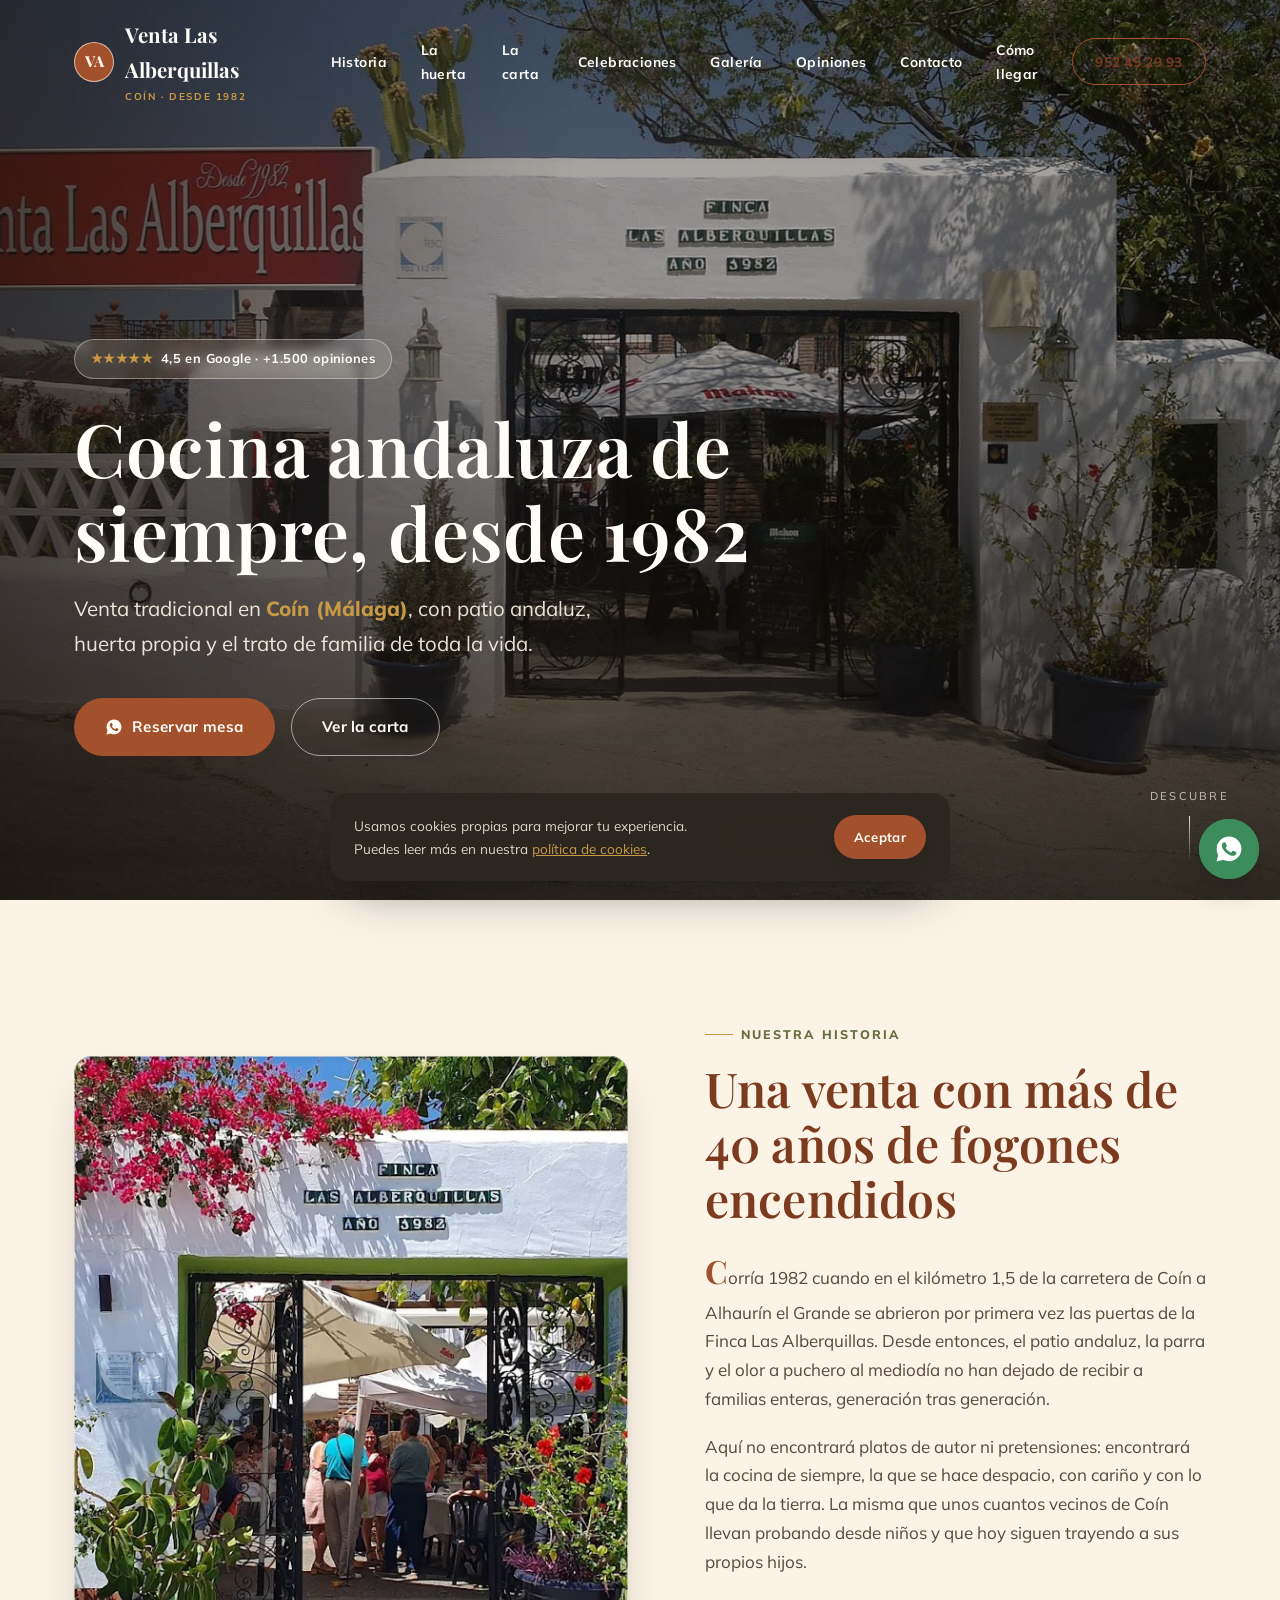
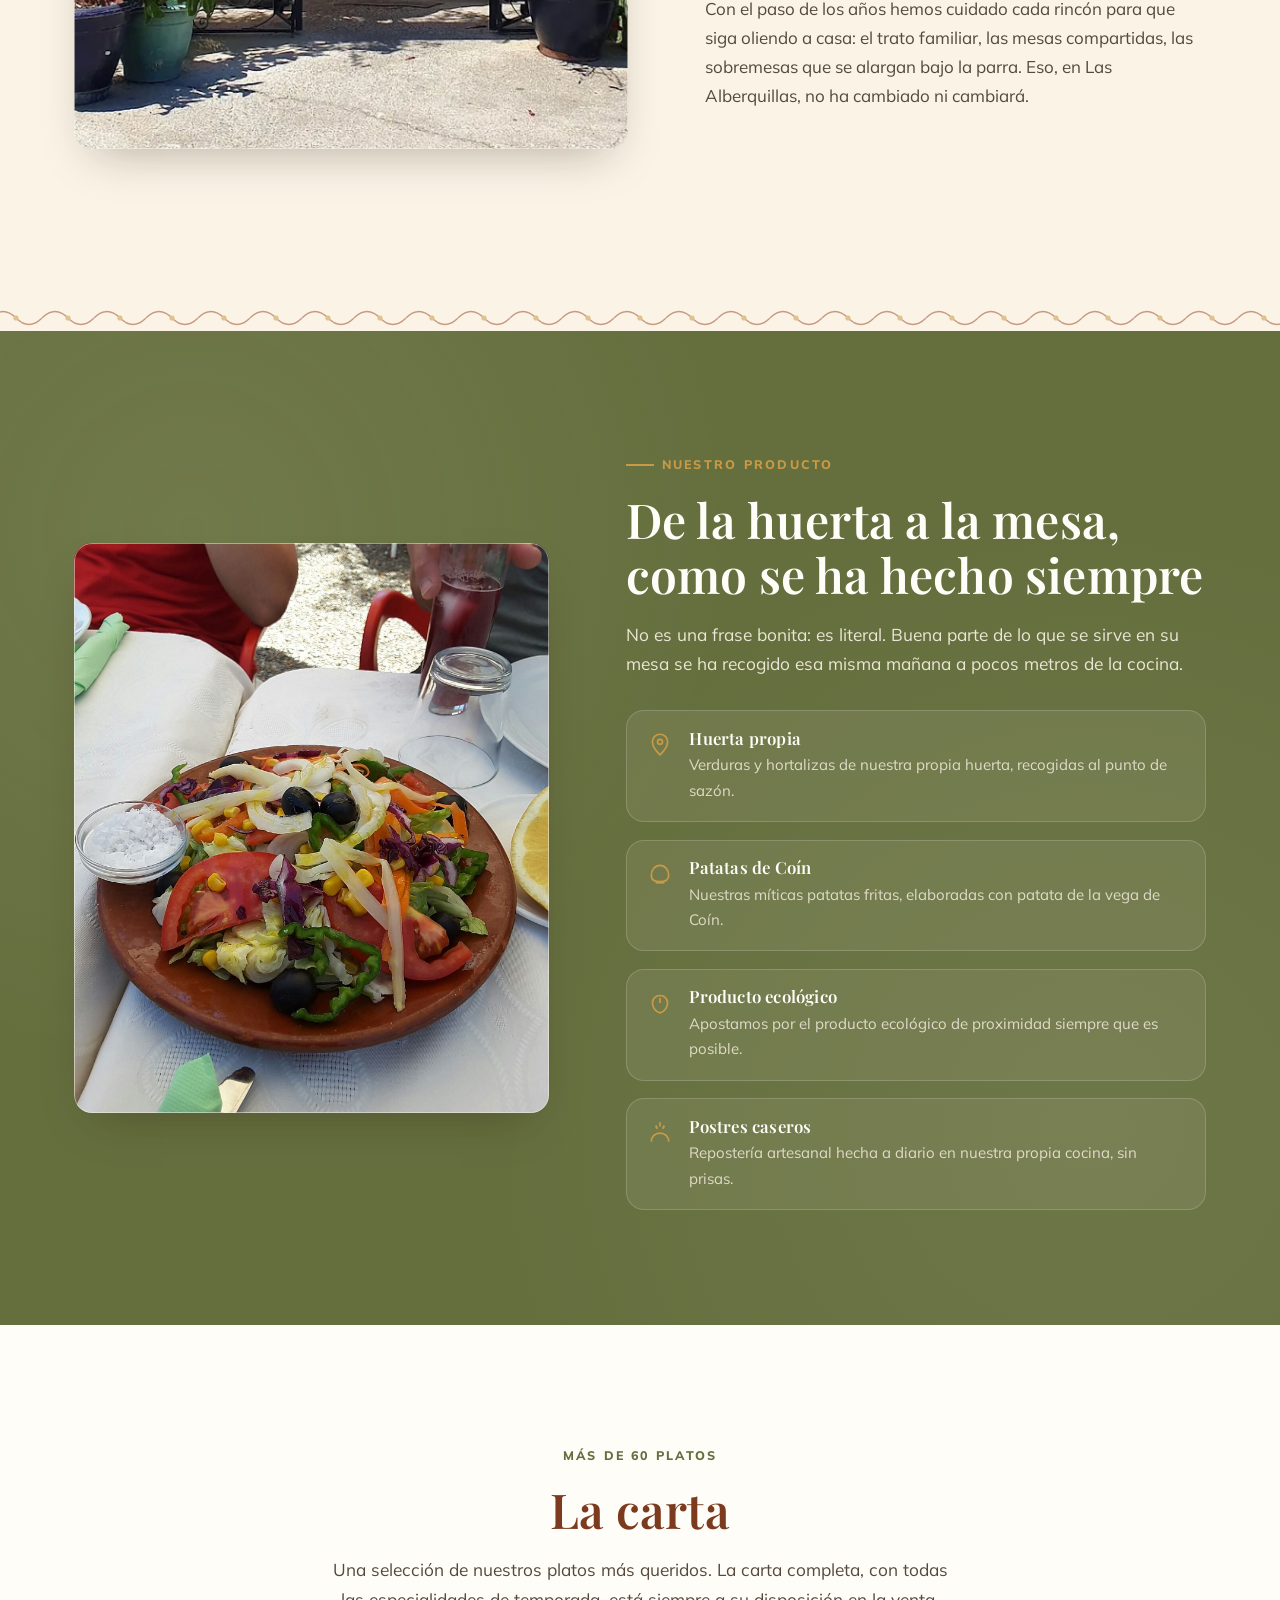
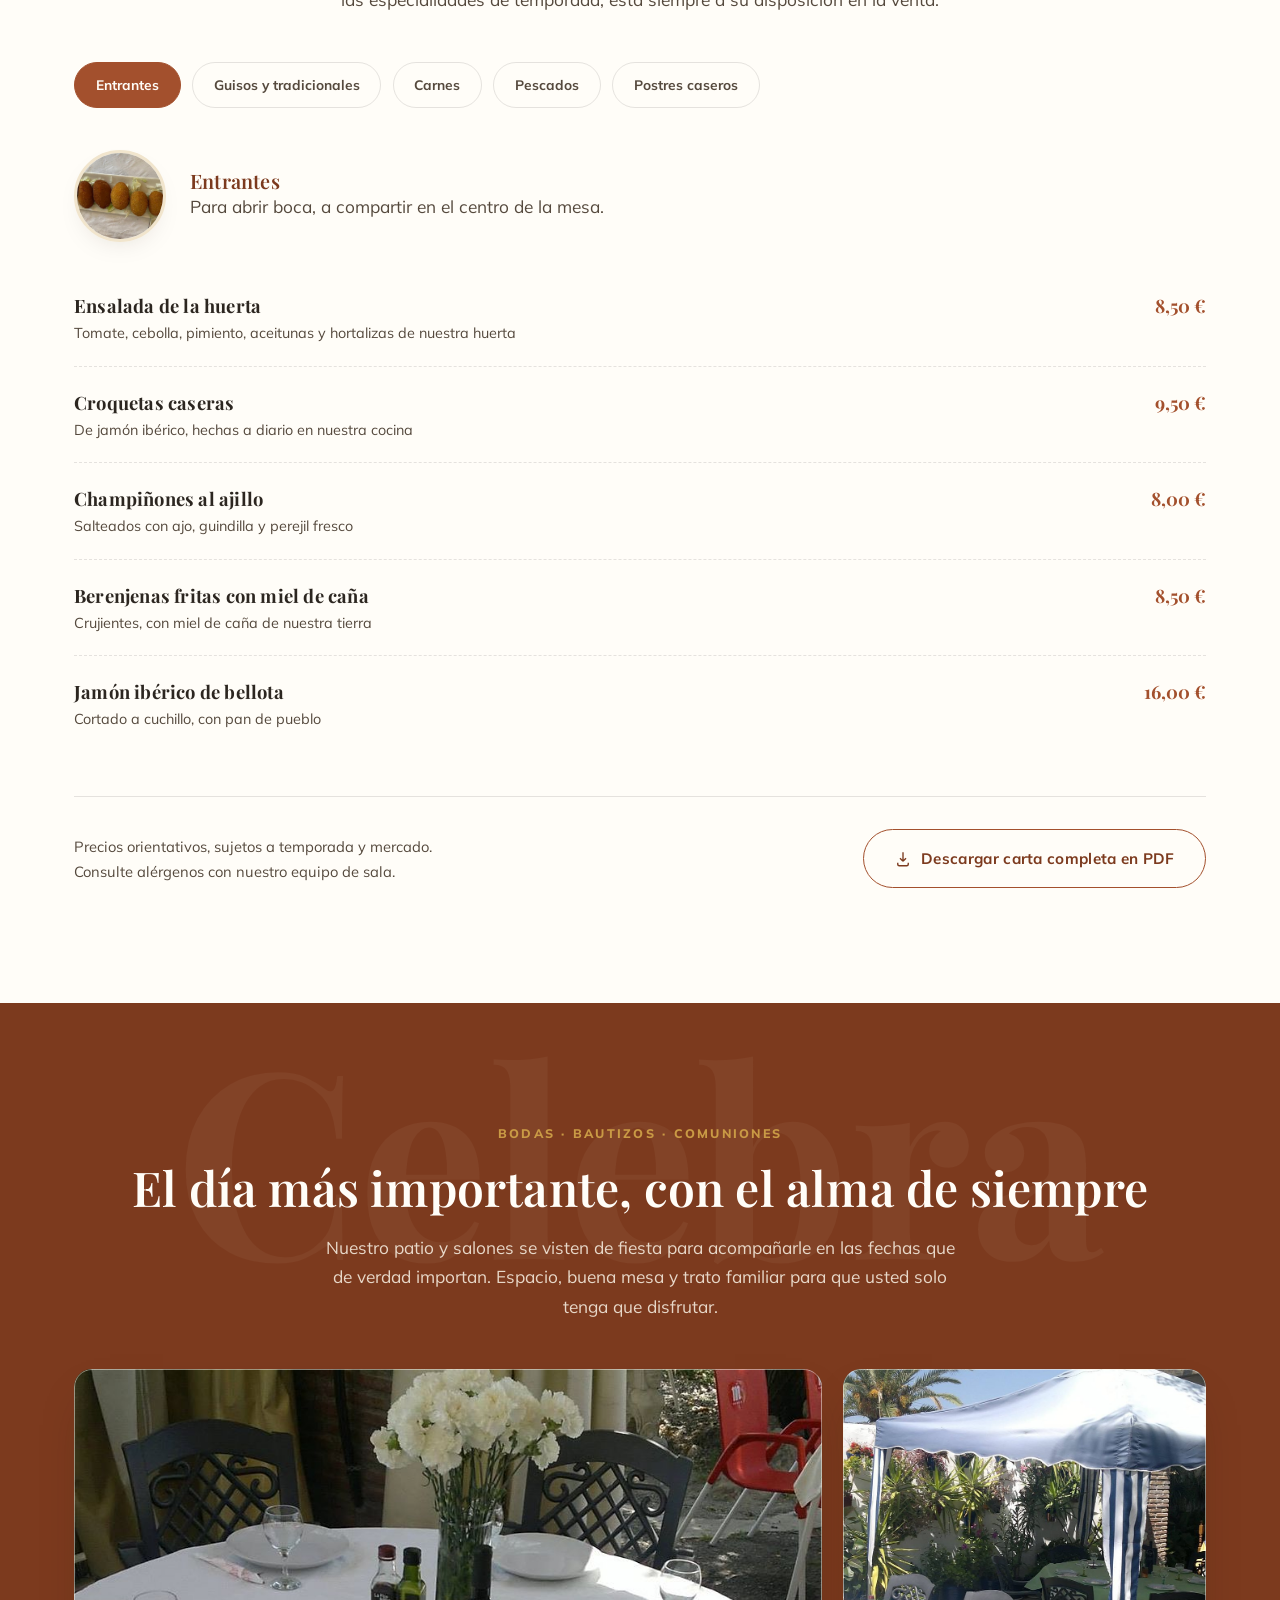
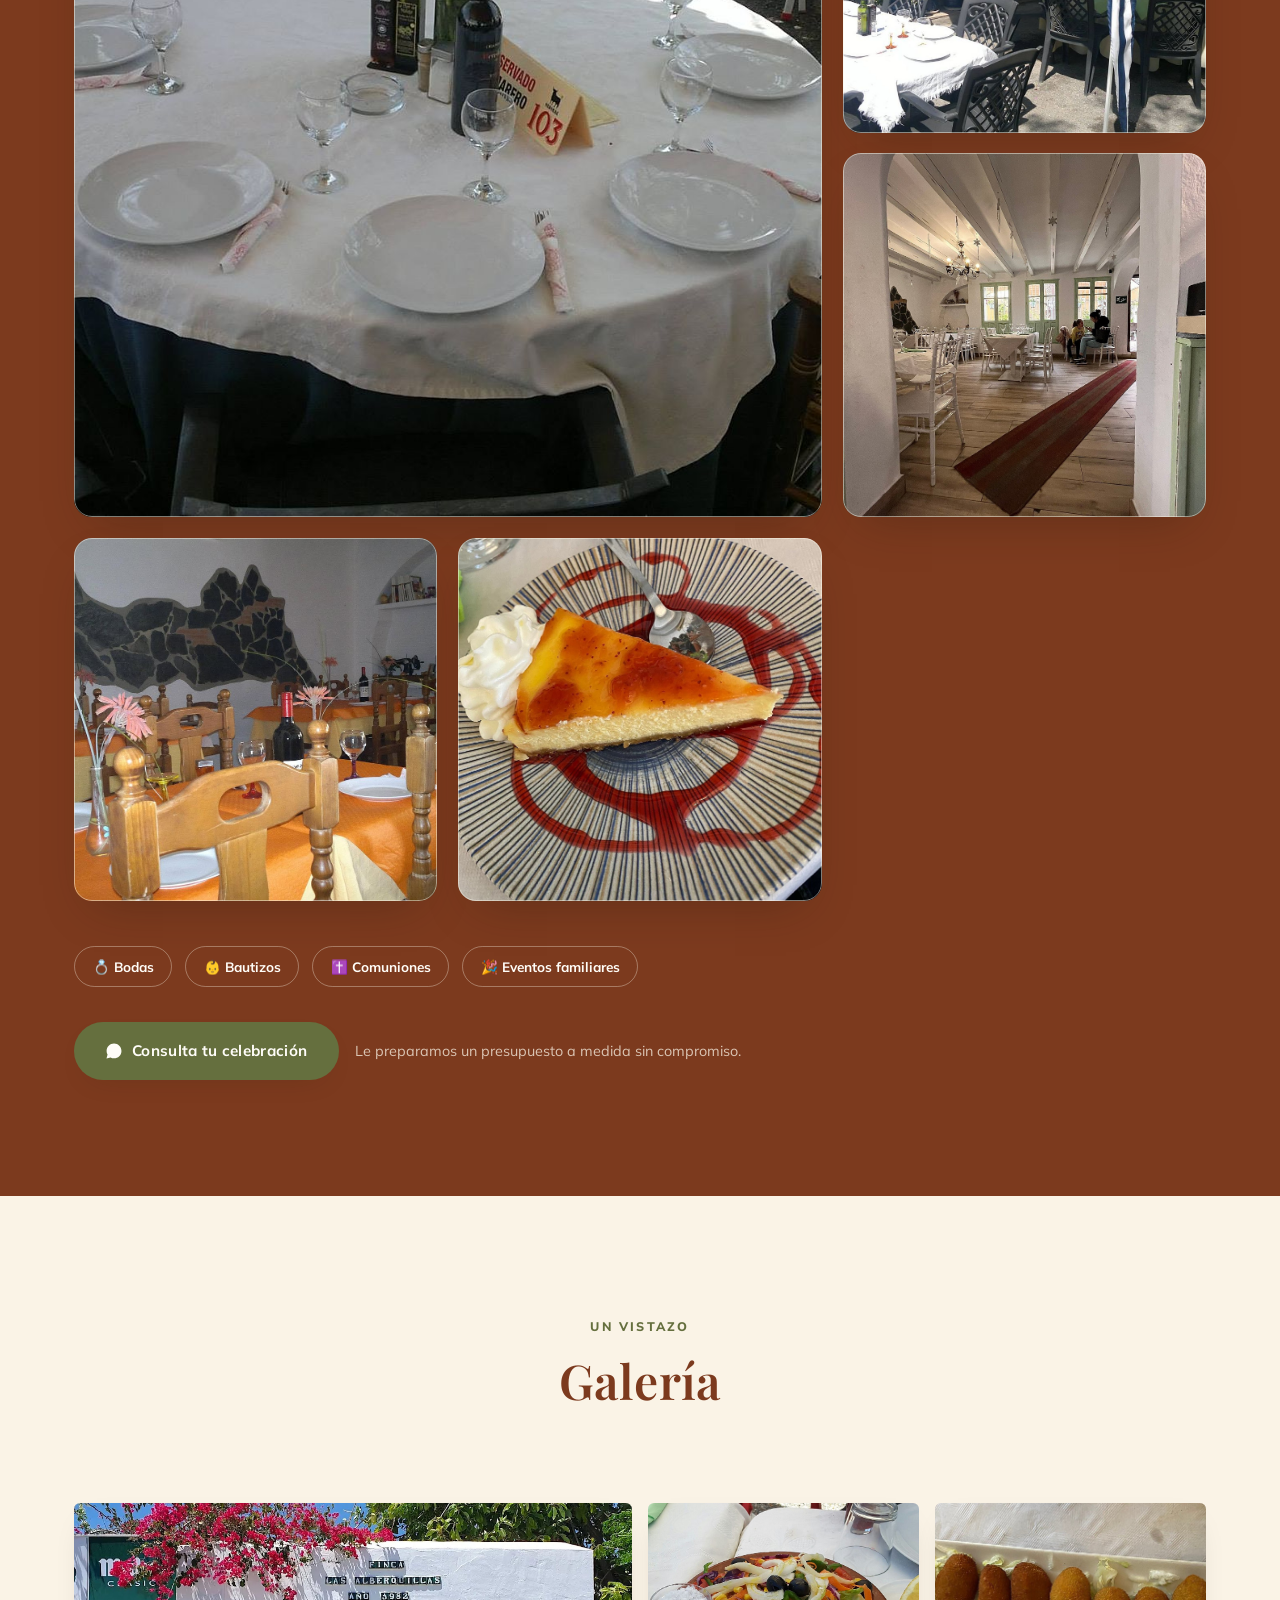
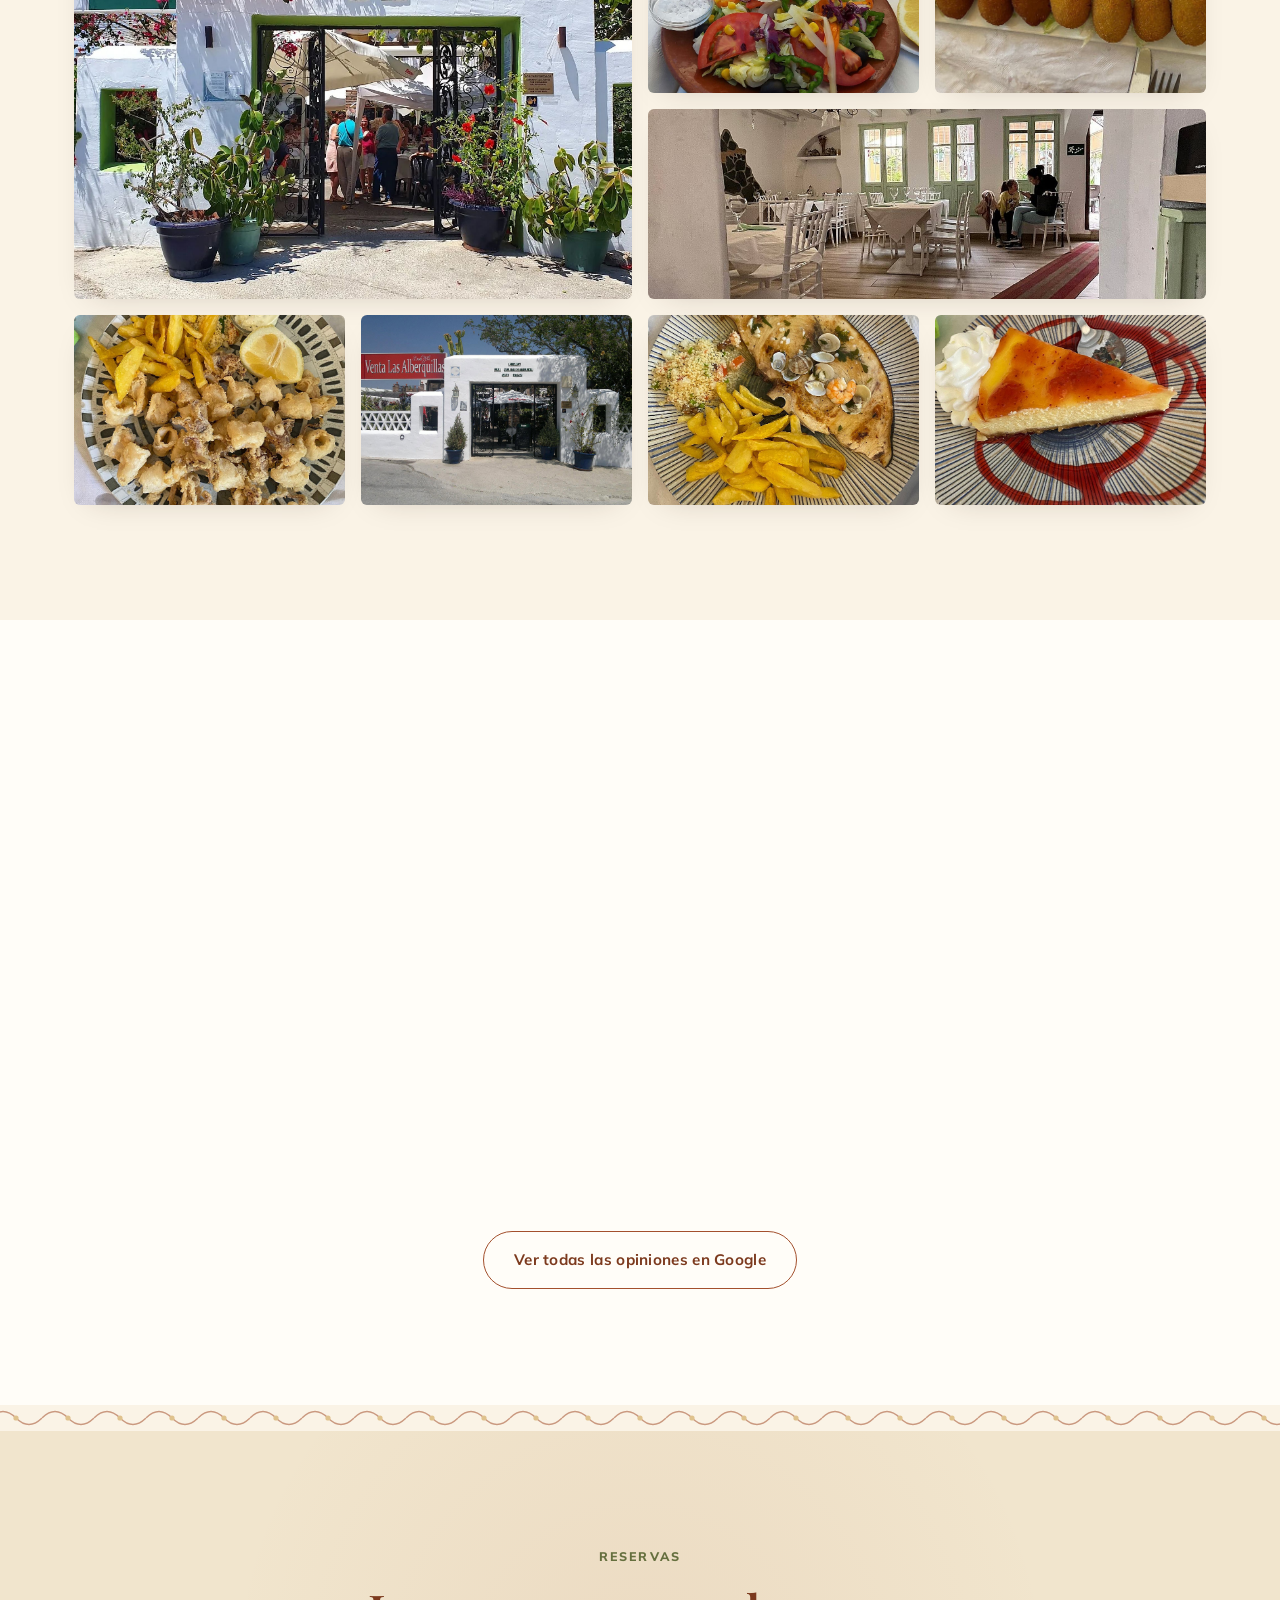
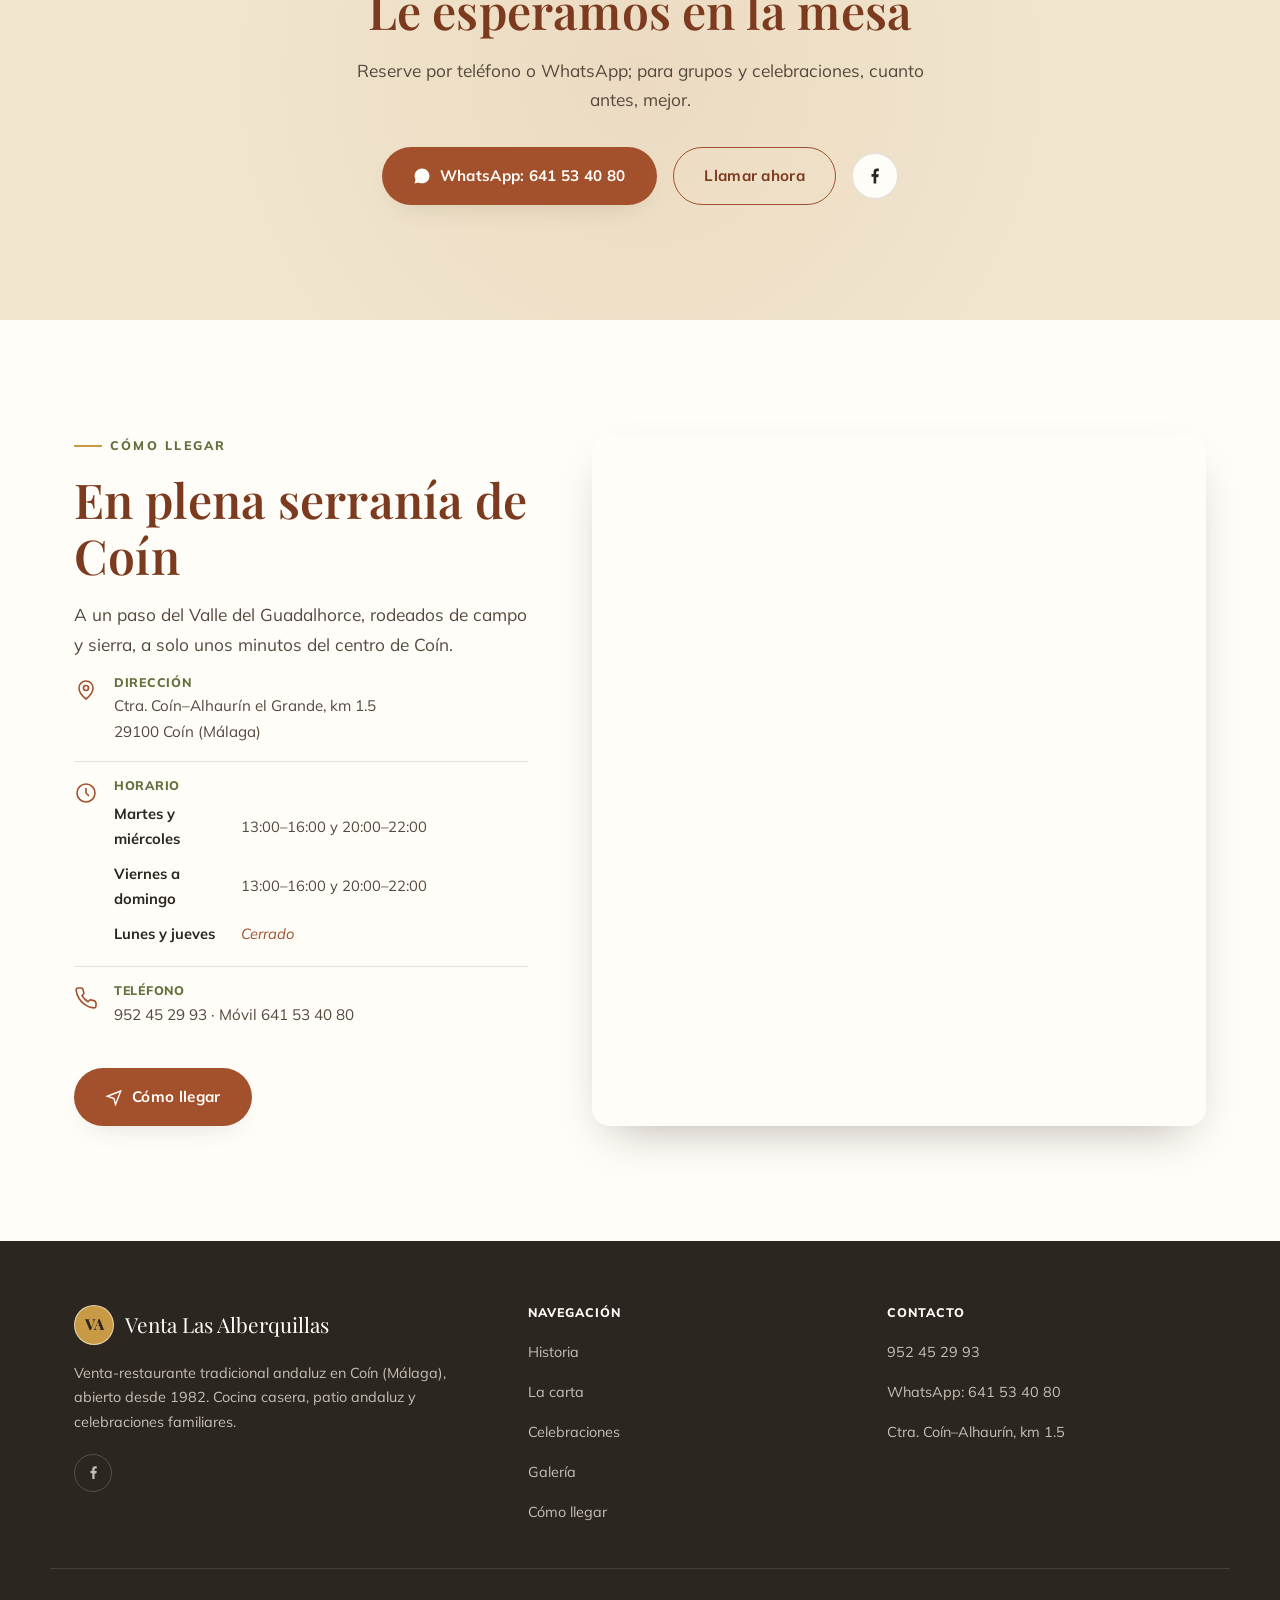
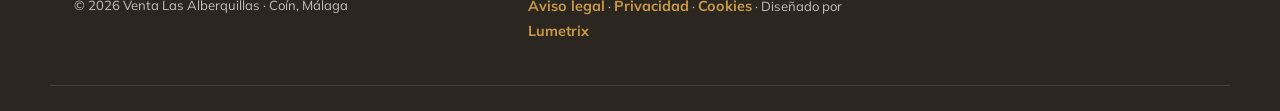
<file: index.html>
<!DOCTYPE html>
<html lang="es">
<head>
<meta charset="UTF-8">
<meta name="viewport" content="width=device-width, initial-scale=1.0">
<title>Venta Las Alberquillas — Restaurante y Celebraciones en Coín (Málaga)</title>
<meta name="description" content="Restaurante en Coín desde 1982. Cocina andaluza casera, patio andaluz y huerta propia. El lugar ideal para tus bodas y comuniones en Coín, Málaga.">
<meta name="keywords" content="restaurante en Coín, venta Coín, bodas y comuniones Coín, cocina andaluza Málaga, patio andaluz">
<meta name="robots" content="index, follow">
<link rel="canonical" href="https://www.ventalasalberquillas.com/">

<!-- Open Graph -->
<meta property="og:type" content="restaurant">
<meta property="og:title" content="Venta Las Alberquillas — Restaurante y Celebraciones en Coín (Málaga)">
<meta property="og:description" content="Cocina andaluza de siempre, desde 1982. Patio andaluz, huerta propia y celebraciones (bodas, bautizos y comuniones) en Coín, Málaga.">
<meta property="og:image" content="https://www.ventalasalberquillas.com/img/og-image.jpg">
<meta property="og:url" content="https://www.ventalasalberquillas.com/">
<meta property="og:locale" content="es_ES">
<meta name="twitter:card" content="summary_large_image">

<!-- Favicons -->
<link rel="icon" type="image/x-icon" href="img/favicon.ico">
<link rel="icon" type="image/png" sizes="32x32" href="img/favicon-32x32.png">
<link rel="icon" type="image/png" sizes="16x16" href="img/favicon-16x16.png">
<link rel="apple-touch-icon" sizes="180x180" href="img/apple-touch-icon.png">

<link rel="preconnect" href="https://fonts.googleapis.com">
<link rel="preconnect" href="https://fonts.gstatic.com" crossorigin>
<link href="https://fonts.googleapis.com/css2?family=Playfair+Display:wght@600;700;800&family=Mulish:ital,wght@0,400;0,600;0,700;0,800;1,500&display=swap" rel="stylesheet">

<link rel="stylesheet" href="css/style.css">

<script type="application/ld+json">
{
  "@context": "https://schema.org",
  "@type": "Restaurant",
  "name": "Venta Las Alberquillas",
  "image": "https://www.ventalasalberquillas.com/img/og-image.jpg",
  "@id": "https://www.ventalasalberquillas.com/",
  "url": "https://www.ventalasalberquillas.com/",
  "telephone": "+34952452993",
  "servesCuisine": "Andaluza, Española",
  "priceRange": "€€",
  "address": {
    "@type": "PostalAddress",
    "streetAddress": "Ctra. Coín–Alhaurín el Grande, km 1.5",
    "addressLocality": "Coín",
    "addressRegion": "Málaga",
    "postalCode": "29100",
    "addressCountry": "ES"
  },
  "geo": {
    "@type": "GeoCoordinates",
    "latitude": 36.6598,
    "longitude": -4.7568
  },
  "aggregateRating": {
    "@type": "AggregateRating",
    "ratingValue": "4.5",
    "reviewCount": "1500"
  },
  "openingHoursSpecification": [
    { "@type": "OpeningHoursSpecification", "dayOfWeek": ["Tuesday","Wednesday","Friday","Saturday"], "opens": "13:00", "closes": "16:00" },
    { "@type": "OpeningHoursSpecification", "dayOfWeek": ["Tuesday","Wednesday","Friday","Saturday"], "opens": "20:00", "closes": "22:00" },
    { "@type": "OpeningHoursSpecification", "dayOfWeek": "Sunday", "opens": "13:00", "closes": "16:00" },
    { "@type": "OpeningHoursSpecification", "dayOfWeek": "Sunday", "opens": "20:00", "closes": "22:00" }
  ],
  "sameAs": ["https://www.facebook.com/alberquillas"]
}
</script>
</head>
<body>

<!-- ================= CABECERA ================= -->
<header class="cabecera" id="cabecera">
  <div class="contenedor">
    <a href="#inicio" class="marca">
      <span class="marca__insignia">VA</span>
      <span class="marca__texto">Venta Las Alberquillas<small>Coín · Desde 1982</small></span>
    </a>

    <nav class="nav-principal" id="navPrincipal">
      <a href="#historia">Historia</a>
      <a href="#huerta">La huerta</a>
      <a href="#carta">La carta</a>
      <a href="#celebraciones">Celebraciones</a>
      <a href="#galeria">Galería</a>
      <a href="#opiniones">Opiniones</a>
      <a href="#contacto">Contacto</a>
      <a href="#ubicacion">Cómo llegar</a>
    </nav>

    <div class="cabecera__acciones">
      <a href="tel:+34952452993" class="boton boton--contorno boton--pequeno oculto-movil">952 45 29 93</a>
      <button class="boton-menu" id="botonMenu" aria-label="Abrir menú" aria-expanded="false">
        <span></span><span></span><span></span>
      </button>
    </div>
  </div>
</header>

<!-- ================= HERO ================= -->
<section class="hero" id="inicio">
  <div class="hero__fondo" id="heroFondo" style="background-image: url('img/fachada-cartel.jpg');"></div>
  <div class="hero__velo"></div>
  <div class="contenedor hero__contenido">
    <div class="hero__insignia reveal visible">
      <span class="estrellas">★★★★★</span> 4,5 en Google · +1.500 opiniones
    </div>
    <h1 class="reveal visible">Cocina andaluza de siempre, desde 1982</h1>
    <p class="hero__subtitulo reveal visible retraso-1">
      Venta tradicional en <strong>Coín (Málaga)</strong>, con patio andaluz, huerta propia
      y el trato de familia de toda la vida.
    </p>
    <div class="hero__acciones reveal visible retraso-2">
      <a href="https://wa.me/34641534080?text=Hola%2C%20quiero%20hacer%20una%20reserva%20en%20Venta%20Las%20Alberquillas" target="_blank" rel="noopener" class="boton boton--primario">
        <svg viewBox="0 0 24 24" fill="currentColor"><path d="M12.04 2C6.58 2 2.13 6.45 2.13 11.91c0 1.75.46 3.39 1.26 4.82L2 22l5.4-1.42a9.9 9.9 0 0 0 4.64 1.18h.01c5.46 0 9.9-4.45 9.9-9.91C21.96 6.45 17.5 2 12.04 2Zm5.8 14.05c-.24.68-1.4 1.3-1.94 1.38-.5.08-1.12.11-1.8-.11-.42-.13-.96-.31-1.65-.6-2.9-1.25-4.79-4.17-4.94-4.36-.14-.2-1.18-1.57-1.18-3 0-1.42.75-2.12 1.02-2.41.26-.28.57-.35.76-.35.19 0 .38 0 .55.01.17.01.41-.07.64.49.24.58.81 2 .88 2.14.07.14.12.31.02.5-.1.19-.15.31-.29.48-.14.17-.3.37-.43.5-.14.14-.29.29-.13.57.17.28.75 1.24 1.61 2.01 1.11.99 2.04 1.3 2.32 1.44.28.14.44.12.6-.07.17-.19.71-.83.9-1.11.19-.28.38-.24.64-.14.26.1 1.66.79 1.94.93.28.14.47.21.53.33.07.12.07.68-.17 1.36Z"/></svg>
        Reservar mesa
      </a>
      <a href="#carta" class="boton boton--fantasma">Ver la carta</a>
    </div>
  </div>
  <div class="hero__scroll">
    <span>Descubre</span>
    <span class="hero__scroll-linea"></span>
  </div>
</section>

<!-- ================= NUESTRA HISTORIA ================= -->
<section class="historia textura-cal" id="historia">
  <div class="contenedor">
    <div class="historia__marco-envoltura reveal reveal--izq">
      <div class="marco-foto marco-foto--historia">
        <img src="img/patio-entrada.jpg" alt="Entrada de la Finca Las Alberquillas, con su cartel de 1982" loading="lazy" width="2000" height="1456">
      </div>
    </div>
    <div class="historia__texto">
      <div class="etiqueta">Nuestra historia</div>
      <h2 class="titulo-seccion reveal">Una venta con más de 40 años de fogones encendidos</h2>
      <p class="reveal retraso-1">
        Corría 1982 cuando en el kilómetro 1,5 de la carretera de Coín a Alhaurín el Grande
        se abrieron por primera vez las puertas de la Finca Las Alberquillas. Desde entonces,
        el patio andaluz, la parra y el olor a puchero al mediodía no han dejado de recibir
        a familias enteras, generación tras generación.
      </p>
      <p class="reveal retraso-2">
        Aquí no encontrará platos de autor ni pretensiones: encontrará la cocina de siempre,
        la que se hace despacio, con cariño y con lo que da la tierra. La misma que unos
        cuantos vecinos de Coín llevan probando desde niños y que hoy siguen trayendo a sus
        propios hijos.
      </p>
      <p class="reveal retraso-3">
        Con el paso de los años hemos cuidado cada rincón para que siga oliendo a casa: el
        trato familiar, las mesas compartidas, las sobremesas que se alargan bajo la parra.
        Eso, en Las Alberquillas, no ha cambiado ni cambiará.
      </p>
      <p class="historia__firma reveal retraso-4">— La familia de Las Alberquillas</p>
    </div>
  </div>
</section>

<div class="cenefa cenefa--terracota"></div>

<!-- ================= DE NUESTRA HUERTA A TU MESA ================= -->
<section class="huerta" id="huerta">
  <div class="contenedor">
    <div class="huerta__imagen reveal reveal--zoom">
      <div class="marco-foto marco-foto--huerta">
        <img src="img/plato-ensalada-huerta.jpg" alt="Ensalada fresca de la huerta de Venta Las Alberquillas, con tomate, cebolla, pimiento y aceitunas" loading="lazy" width="1200" height="1440">
      </div>
    </div>
    <div class="huerta__texto">
      <div class="etiqueta">Nuestro producto</div>
      <h2 class="titulo-seccion reveal">De la huerta a la mesa, como se ha hecho siempre</h2>
      <p class="intro-seccion reveal retraso-1">
        No es una frase bonita: es literal. Buena parte de lo que se sirve en su mesa se ha
        recogido esa misma mañana a pocos metros de la cocina.
      </p>
      <div class="huerta__lista">
        <div class="huerta__item reveal reveal--der retraso-1">
          <svg viewBox="0 0 24 24" fill="none" stroke="currentColor" stroke-width="1.6"><path d="M12 22s7-6.5 7-12a7 7 0 1 0-14 0c0 5.5 7 12 7 12Z"/><circle cx="12" cy="10" r="2.3"/></svg>
          <div><h3>Huerta propia</h3><p>Verduras y hortalizas de nuestra propia huerta, recogidas al punto de sazón.</p></div>
        </div>
        <div class="huerta__item reveal reveal--der retraso-2">
          <svg viewBox="0 0 24 24" fill="none" stroke="currentColor" stroke-width="1.6"><path d="M4 14c0-5 3.5-9 8-9s8 4 8 9-3.5 6-8 6-8-1-8-6Z"/><path d="M8 21h8"/></svg>
          <div><h3>Patatas de Coín</h3><p>Nuestras míticas patatas fritas, elaboradas con patata de la vega de Coín.</p></div>
        </div>
        <div class="huerta__item reveal reveal--der retraso-3">
          <svg viewBox="0 0 24 24" fill="none" stroke="currentColor" stroke-width="1.6"><path d="M5 13a7 7 0 0 1 14 0c0 4-3 8-7 9-4-1-7-5-7-9Z"/><path d="M12 8v5"/></svg>
          <div><h3>Producto ecológico</h3><p>Apostamos por el producto ecológico de proximidad siempre que es posible.</p></div>
        </div>
        <div class="huerta__item reveal reveal--der retraso-4">
          <svg viewBox="0 0 24 24" fill="none" stroke="currentColor" stroke-width="1.6"><path d="M12 3v4M8 6l1.5 3M16 6l-1.5 3"/><path d="M4 21c0-5 3.5-8 8-8s8 3 8 8"/></svg>
          <div><h3>Postres caseros</h3><p>Repostería artesanal hecha a diario en nuestra propia cocina, sin prisas.</p></div>
        </div>
      </div>
    </div>
  </div>
</section>

<!-- ================= LA CARTA ================= -->
<section class="carta" id="carta">
  <div class="contenedor">
    <div class="encabezado-seccion centrado">
      <div class="etiqueta">Más de 60 platos</div>
      <h2 class="titulo-seccion reveal">La carta</h2>
      <p class="intro-seccion reveal retraso-1">
        Una selección de nuestros platos más queridos. La carta completa, con todas
        las especialidades de temporada, está siempre a su disposición en la venta.
      </p>
    </div>

    <div class="carta__tabs reveal" role="tablist" aria-label="Categorías de la carta">
      <button class="carta__tab activo" data-panel="entrantes">Entrantes</button>
      <button class="carta__tab" data-panel="guisos">Guisos y tradicionales</button>
      <button class="carta__tab" data-panel="carnes">Carnes</button>
      <button class="carta__tab" data-panel="pescados">Pescados</button>
      <button class="carta__tab" data-panel="postres">Postres caseros</button>
    </div>

    <div class="carta__paneles reveal retraso-1">

      <div class="carta__panel activo" id="entrantes">
        <div class="carta__cabecera-categoria">
          <img src="img/plato-croquetas.jpg" alt="Croquetas caseras de Venta Las Alberquillas" class="carta__foto-categoria" loading="lazy" width="92" height="92">
          <div><h3>Entrantes</h3><p class="intro-seccion">Para abrir boca, a compartir en el centro de la mesa.</p></div>
        </div>
        <div class="carta__lista">
          <div class="plato"><div class="plato__info"><h4>Ensalada de la huerta</h4><p>Tomate, cebolla, pimiento, aceitunas y hortalizas de nuestra huerta</p></div><span class="plato__precio">8,50 €</span></div>
          <div class="plato"><div class="plato__info"><h4>Croquetas caseras</h4><p>De jamón ibérico, hechas a diario en nuestra cocina</p></div><span class="plato__precio">9,50 €</span></div>
          <div class="plato"><div class="plato__info"><h4>Champiñones al ajillo</h4><p>Salteados con ajo, guindilla y perejil fresco</p></div><span class="plato__precio">8,00 €</span></div>
          <div class="plato"><div class="plato__info"><h4>Berenjenas fritas con miel de caña</h4><p>Crujientes, con miel de caña de nuestra tierra</p></div><span class="plato__precio">8,50 €</span></div>
          <div class="plato"><div class="plato__info"><h4>Jamón ibérico de bellota</h4><p>Cortado a cuchillo, con pan de pueblo</p></div><span class="plato__precio">16,00 €</span></div>
        </div>
      </div>

      <div class="carta__panel" id="guisos">
        <div class="carta__cabecera-categoria">
          <div class="carta__foto-categoria carta__foto-categoria--pendiente">
            <svg viewBox="0 0 24 24" fill="none" stroke="currentColor" stroke-width="1.5"><path d="M4 12h16M6 12a6 6 0 0 0 12 0M4 12l1-5h14l1 5"/></svg>
          </div>
          <div><h3>Guisos y tradicionales</h3><p class="intro-seccion">La cocina de cuchara, la que se hace despacio.</p></div>
        </div>
        <div class="carta__lista">
          <div class="plato"><div class="plato__info"><h4>Potaje de hinojos</h4><p>Receta tradicional de la casa, con garbanzos y hinojos de la huerta</p></div><span class="plato__precio">9,50 €</span></div>
          <div class="plato"><div class="plato__info"><h4>Migas con sardinas y uvas</h4><p>Migas de pan candeal al estilo de la comarca</p></div><span class="plato__precio">10,50 €</span></div>
          <div class="plato"><div class="plato__info"><h4>Choco con patatas</h4><p>Guisado lento, con patatas de Coín</p></div><span class="plato__precio">12,00 €</span></div>
          <div class="plato"><div class="plato__info"><h4>Callos a la andaluza</h4><p>Receta familiar de varias generaciones</p></div><span class="plato__precio">11,00 €</span></div>
          <div class="plato"><div class="plato__info"><h4>Puchero de la venta</h4><p>El plato de cuchara de toda la vida, como en casa de la abuela</p></div><span class="plato__precio">10,00 €</span></div>
        </div>
      </div>

      <div class="carta__panel" id="carnes">
        <div class="carta__cabecera-categoria">
          <div class="carta__foto-categoria carta__foto-categoria--pendiente">
            <svg viewBox="0 0 24 24" fill="none" stroke="currentColor" stroke-width="1.5"><path d="M8 3c-3 0-5 3-4 6 .6 2 2.3 3 3 5 .6 1.8-.3 3.4-2 4.6"/><circle cx="15" cy="14" r="6"/></svg>
          </div>
          <div><h3>Carnes</h3><p class="intro-seccion">A la brasa y al punto, con guarniciones de la huerta.</p></div>
        </div>
        <div class="carta__lista">
          <div class="plato"><div class="plato__info"><h4>Secreto ibérico a la brasa</h4><p>Con patatas de Coín fritas en aceite de oliva</p></div><span class="plato__precio">15,50 €</span></div>
          <div class="plato"><div class="plato__info"><h4>Solomillo al whisky</h4><p>Receta clásica de venta andaluza</p></div><span class="plato__precio">16,50 €</span></div>
          <div class="plato"><div class="plato__info"><h4>Chuletas de cordero</h4><p>A la brasa, con pimientos asados de la huerta</p></div><span class="plato__precio">15,00 €</span></div>
          <div class="plato"><div class="plato__info"><h4>Pollo de campo al ajillo</h4><p>Guisado despacio, como antes</p></div><span class="plato__precio">12,50 €</span></div>
          <div class="plato"><div class="plato__info"><h4>Presa ibérica con patatas de Coín</h4><p>A la plancha, en su punto</p></div><span class="plato__precio">15,00 €</span></div>
        </div>
      </div>

      <div class="carta__panel" id="pescados">
        <div class="carta__cabecera-categoria">
          <img src="img/plato-pescado-mariscos.jpg" alt="Pez espada a la plancha con almejas de Venta Las Alberquillas" class="carta__foto-categoria" loading="lazy" width="92" height="92">
          <div><h3>Pescados</h3><p class="intro-seccion">Fritura y plancha del día, con producto fresco.</p></div>
        </div>
        <div class="carta__lista">
          <div class="plato"><div class="plato__info"><h4>Pez espada a la plancha con almejas</h4><p>Con gambas, cuscús y patatas de Coín</p></div><span class="plato__precio">17,00 €</span></div>
          <div class="plato"><div class="plato__info"><h4>Calamares fritos</h4><p>Rebozados al estilo de la casa, con limón</p></div><span class="plato__precio">13,50 €</span></div>
          <div class="plato"><div class="plato__info"><h4>Boquerones fritos</h4><p>Recién fritos, crujientes por fuera</p></div><span class="plato__precio">10,50 €</span></div>
          <div class="plato"><div class="plato__info"><h4>Gambas al pil pil</h4><p>Con guindilla y ajo, en cazuela de barro</p></div><span class="plato__precio">14,00 €</span></div>
          <div class="plato"><div class="plato__info"><h4>Fritura de pescado variado</h4><p>Selección del día, según mercado</p></div><span class="plato__precio">15,50 €</span></div>
        </div>
      </div>

      <div class="carta__panel" id="postres">
        <div class="carta__cabecera-categoria">
          <img src="img/postre-tarta-casera.jpg" alt="Tarta de queso casera de Venta Las Alberquillas" class="carta__foto-categoria" loading="lazy" width="92" height="92">
          <div><h3>Postres caseros</h3><p class="intro-seccion">Todos hechos a diario en nuestra cocina.</p></div>
        </div>
        <div class="carta__lista">
          <div class="plato"><div class="plato__info"><h4>Tarta de queso casera</h4><p>Con mermelada artesana de la casa</p></div><span class="plato__precio">5,50 €</span></div>
          <div class="plato"><div class="plato__info"><h4>Natillas de la abuela</h4><p>Receta de siempre, con canela</p></div><span class="plato__precio">4,50 €</span></div>
          <div class="plato"><div class="plato__info"><h4>Torrijas caseras</h4><p>Elaboración tradicional, disponible en temporada</p></div><span class="plato__precio">5,00 €</span></div>
          <div class="plato"><div class="plato__info"><h4>Flan de huevo casero</h4><p>Con caramelo hecho en casa</p></div><span class="plato__precio">4,50 €</span></div>
          <div class="plato"><div class="plato__info"><h4>Helado artesano</h4><p>Distintos sabores según temporada</p></div><span class="plato__precio">5,00 €</span></div>
        </div>
      </div>

    </div>

    <div class="carta__pie reveal">
      <p>Precios orientativos, sujetos a temporada y mercado. Consulte alérgenos con nuestro equipo de sala.</p>
      <a href="carta-alberquillas.pdf" download class="boton boton--contorno">
        <svg viewBox="0 0 24 24" fill="none" stroke="currentColor" stroke-width="1.8"><path d="M12 3v12m0 0-4-4m4 4 4-4"/><path d="M5 17v2a2 2 0 0 0 2 2h10a2 2 0 0 0 2-2v-2"/></svg>
        Descargar carta completa en PDF
      </a>
    </div>
  </div>
</section>

<!-- ================= CELEBRACIONES ================= -->
<section class="celebraciones" id="celebraciones">
  <span class="celebraciones__fondo-texto">Celebra</span>
  <div class="contenedor">
    <div class="encabezado-seccion centrado">
      <div class="etiqueta">Bodas · Bautizos · Comuniones</div>
      <h2 class="titulo-seccion reveal">El día más importante, con el alma de siempre</h2>
      <p class="intro-seccion reveal retraso-1" style="margin-left:auto;margin-right:auto;">
        Nuestro patio y salones se visten de fiesta para acompañarle en las fechas que
        de verdad importan. Espacio, buena mesa y trato familiar para que usted solo
        tenga que disfrutar.
      </p>
    </div>

    <div class="celebraciones__grid">
      <div class="marco-foto marco-foto--celebracion reveal reveal--zoom">
        <img src="img/celebracion-mesa-preparada.jpg" alt="Mesa preparada para una celebración en Venta Las Alberquillas, con mantel blanco y flores" loading="lazy" width="1600" height="899">
      </div>
      <div class="marco-foto marco-foto--celebracion reveal reveal--zoom retraso-1">
        <img src="img/celebracion-patio-cubierto.jpg" alt="Patio cubierto de Venta Las Alberquillas con mesas preparadas para un evento" loading="lazy" width="1600" height="899">
      </div>
      <div class="marco-foto marco-foto--celebracion reveal reveal--zoom retraso-2">
        <img src="img/salon-celebraciones.jpg" alt="Salón interior de Venta Las Alberquillas preparado para un evento" loading="lazy" width="1800" height="2400">
      </div>
      <div class="marco-foto marco-foto--celebracion reveal reveal--zoom retraso-3">
        <img src="img/interior-comedor.jpg" alt="Comedor interior de Venta Las Alberquillas con mesas preparadas" loading="lazy" width="1600" height="899">
      </div>
      <div class="marco-foto marco-foto--celebracion reveal reveal--zoom retraso-4">
        <img src="img/postre-tarta-casera.jpg" alt="Postre casero servido en celebraciones de Venta Las Alberquillas" loading="lazy" width="1200" height="1200">
      </div>
    </div>

    <div class="celebraciones__ocasiones reveal">
      <span>💍 Bodas</span>
      <span>👶 Bautizos</span>
      <span>✝️ Comuniones</span>
      <span>🎉 Eventos familiares</span>
    </div>

    <div class="celebraciones__cta reveal">
      <a href="https://wa.me/34641534080?text=Hola%2C%20quiero%20consultar%20presupuesto%20para%20una%20celebraci%C3%B3n" target="_blank" rel="noopener" class="boton boton--oliva">
        <svg viewBox="0 0 24 24" fill="currentColor"><path d="M12.04 2C6.58 2 2.13 6.45 2.13 11.91c0 1.75.46 3.39 1.26 4.82L2 22l5.4-1.42a9.9 9.9 0 0 0 4.64 1.18h.01c5.46 0 9.9-4.45 9.9-9.91C21.96 6.45 17.5 2 12.04 2Z"/></svg>
        Consulta tu celebración
      </a>
      <p>Le preparamos un presupuesto a medida sin compromiso.</p>
    </div>
  </div>
</section>

<!-- ================= GALERÍA ================= -->
<section class="galeria" id="galeria">
  <div class="contenedor">
    <div class="encabezado-seccion centrado">
      <div class="etiqueta">Un vistazo</div>
      <h2 class="titulo-seccion reveal">Galería</h2>
      <p class="intro-seccion reveal retraso-1" style="margin-left:auto;margin-right:auto;">Patio, cocina y mesa: un paseo visual por Las Alberquillas.</p>
    </div>

    <div class="galeria__grid">
      <div class="galeria__item galeria__item--grande reveal reveal--zoom">
        <img src="img/patio-entrada.jpg" alt="Entrada y patio andaluz de Venta Las Alberquillas" loading="lazy" width="1200" height="1200">
        <div class="galeria__velo"><span>Nuestra entrada</span></div>
      </div>
      <div class="galeria__item reveal reveal--zoom retraso-1">
        <img src="img/plato-ensalada-huerta.jpg" alt="Ensalada de la huerta" loading="lazy" width="600" height="600">
        <div class="galeria__velo"><span>Ensalada de la huerta</span></div>
      </div>
      <div class="galeria__item reveal reveal--zoom retraso-2">
        <img src="img/plato-croquetas.jpg" alt="Croquetas caseras" loading="lazy" width="600" height="600">
        <div class="galeria__velo"><span>Croquetas caseras</span></div>
      </div>
      <div class="galeria__item galeria__item--ancho reveal reveal--zoom retraso-1">
        <img src="img/salon-celebraciones.jpg" alt="Salón interior de Venta Las Alberquillas" loading="lazy" width="1200" height="600">
        <div class="galeria__velo"><span>Nuestro salón</span></div>
      </div>
      <div class="galeria__item reveal reveal--zoom retraso-3">
        <img src="img/plato-calamares.jpg" alt="Calamares fritos" loading="lazy" width="600" height="600">
        <div class="galeria__velo"><span>Calamares fritos</span></div>
      </div>
      <div class="galeria__item reveal reveal--zoom retraso-2">
        <img src="img/fachada-cartel.jpg" alt="Cartel de Venta Las Alberquillas en la entrada, desde 1982" loading="lazy" width="2048" height="1151">
        <div class="galeria__velo"><span>Desde 1982</span></div>
      </div>
      <div class="galeria__item reveal reveal--zoom retraso-4">
        <img src="img/plato-pescado-mariscos.jpg" alt="Pez espada con almejas" loading="lazy" width="600" height="600">
        <div class="galeria__velo"><span>Pez espada con almejas</span></div>
      </div>
      <div class="galeria__item reveal reveal--zoom retraso-1">
        <img src="img/postre-tarta-casera.jpg" alt="Tarta de queso casera" loading="lazy" width="600" height="600">
        <div class="galeria__velo"><span>Tarta de queso casera</span></div>
      </div>
    </div>
  </div>
</section>

<!-- ================= OPINIONES ================= -->
<section class="opiniones" id="opiniones">
  <div class="contenedor">
    <div class="opiniones__resumen reveal">
      <div class="opiniones__stat">
        <div class="opiniones__estrellas">★★★★★</div>
        <strong>4,5</strong>
        <span>Google · +1.500 opiniones</span>
      </div>
      <div class="opiniones__stat">
        <div class="opiniones__estrellas">★★★★☆</div>
        <strong>4,2</strong>
        <span>TripAdvisor · Nº7 de 49 en Coín</span>
      </div>
    </div>

    <div class="carrusel reveal">
      <div class="carrusel__pista" id="carruselPista">
        <article class="testimonio activo">
          <div class="testimonio__estrellas">★★★★★</div>
          <blockquote>"Como en casa de mi abuela. Las raciones son generosísimas y el trato no puede ser más familiar. Repetimos siempre que podemos."</blockquote>
          <cite>María J. <span>Google · Málaga</span></cite>
        </article>
        <article class="testimonio">
          <div class="testimonio__estrellas">★★★★★</div>
          <blockquote>"El patio es una maravilla y la comida, de las de toda la vida. Las patatas fritas y las croquetas son un vicio. Volveremos seguro."</blockquote>
          <cite>Antonio R. <span>TripAdvisor</span></cite>
        </article>
        <article class="testimonio">
          <div class="testimonio__estrellas">★★★★★</div>
          <blockquote>"Celebramos la comunión de mi hija y todo salió perfecto. Se nota que llevan toda la vida haciendo esto, cuidan cada detalle."</blockquote>
          <cite>Encarna P. <span>Google · Coín</span></cite>
        </article>
      </div>

      <div class="carrusel__controles">
        <button class="carrusel__flecha" id="flechaAnterior" aria-label="Opinión anterior">
          <svg viewBox="0 0 24 24" fill="none" stroke="currentColor" stroke-width="2"><path d="M15 18l-6-6 6-6"/></svg>
        </button>
        <div class="carrusel__puntos" id="carruselPuntos"></div>
        <button class="carrusel__flecha" id="flechaSiguiente" aria-label="Siguiente opinión">
          <svg viewBox="0 0 24 24" fill="none" stroke="currentColor" stroke-width="2"><path d="M9 6l6 6-6 6"/></svg>
        </button>
      </div>
    </div>

    <a href="https://www.google.com/search?q=Venta+Las+Alberquillas+Co%C3%ADn+opiniones" target="_blank" rel="noopener" class="boton boton--contorno opiniones__enlace">Ver todas las opiniones en Google</a>
  </div>
</section>

<div class="cenefa cenefa--terracota"></div>

<!-- ================= RESERVAS Y CONTACTO ================= -->
<section class="contacto" id="contacto">
  <div class="contenedor">
    <div class="contacto__info reveal reveal--izq">
      <div class="etiqueta">Reservas</div>
      <h2 class="titulo-seccion">Le esperamos en la mesa</h2>
      <p class="intro-seccion">Reserve por teléfono o WhatsApp; para grupos y celebraciones, cuanto antes, mejor.</p>

      <div class="contacto__acciones">
        <a href="https://wa.me/34641534080" target="_blank" rel="noopener" class="boton boton--primario">
          <svg viewBox="0 0 24 24" fill="currentColor"><path d="M12.04 2C6.58 2 2.13 6.45 2.13 11.91c0 1.75.46 3.39 1.26 4.82L2 22l5.4-1.42a9.9 9.9 0 0 0 4.64 1.18h.01c5.46 0 9.9-4.45 9.9-9.91C21.96 6.45 17.5 2 12.04 2Z"/></svg>
          WhatsApp: 641 53 40 80
        </a>
        <a href="tel:+34952452993" class="boton boton--contorno">Llamar ahora</a>
        <div class="contacto__redes">
          <a href="https://facebook.com/alberquillas" target="_blank" rel="noopener" aria-label="Facebook">
            <svg viewBox="0 0 24 24" fill="currentColor"><path d="M13.5 21v-7.5H16l.5-3.5h-3V8c0-1 .3-1.7 1.7-1.7H16.6V3.1C16.3 3 15.3 3 14.2 3c-2.3 0-3.9 1.4-3.9 4v2.5H7.8V13h2.5v8h3.2Z"/></svg>
          </a>
        </div>
      </div>
    </div>
  </div>
</section>

<!-- ================= UBICACIÓN ================= -->
<section class="ubicacion" id="ubicacion">
  <div class="contenedor">
    <div class="ubicacion__info reveal reveal--izq">
      <div class="etiqueta">Cómo llegar</div>
      <h2 class="titulo-seccion">En plena serranía de Coín</h2>
      <p class="intro-seccion">A un paso del Valle del Guadalhorce, rodeados de campo y sierra, a solo unos minutos del centro de Coín.</p>

      <div class="ubicacion__dato">
        <svg viewBox="0 0 24 24" fill="none" stroke="currentColor" stroke-width="1.6"><path d="M12 21s-7-5.5-7-11a7 7 0 0 1 14 0c0 5.5-7 11-7 11Z"/><circle cx="12" cy="10" r="2.5"/></svg>
        <div><h4>Dirección</h4><p>Ctra. Coín–Alhaurín el Grande, km 1.5<br>29100 Coín (Málaga)</p></div>
      </div>
      <div class="ubicacion__dato">
        <svg viewBox="0 0 24 24" fill="none" stroke="currentColor" stroke-width="1.6"><circle cx="12" cy="12" r="9"/><path d="M12 7v5l3 3"/></svg>
        <div>
          <h4>Horario</h4>
          <table class="ubicacion__horario-tabla">
            <tr><td>Martes y miércoles</td><td>13:00–16:00 y 20:00–22:00</td></tr>
            <tr><td>Viernes a domingo</td><td>13:00–16:00 y 20:00–22:00</td></tr>
            <tr class="cerrado"><td>Lunes y jueves</td><td>Cerrado</td></tr>
          </table>
        </div>
      </div>
      <div class="ubicacion__dato">
        <svg viewBox="0 0 24 24" fill="none" stroke="currentColor" stroke-width="1.6"><path d="M22 16.9v3a2 2 0 0 1-2.2 2 19.8 19.8 0 0 1-8.6-3.1 19.5 19.5 0 0 1-6-6 19.8 19.8 0 0 1-3.1-8.7A2 2 0 0 1 4.1 2h3a2 2 0 0 1 2 1.7c.1.9.3 1.8.6 2.7a2 2 0 0 1-.5 2.1L8 9.7a16 16 0 0 0 6 6l1.2-1.2a2 2 0 0 1 2.1-.5c.9.3 1.8.5 2.7.6a2 2 0 0 1 1.7 2Z"/></svg>
        <div><h4>Teléfono</h4><p>952 45 29 93 · Móvil 641 53 40 80</p></div>
      </div>

      <a href="https://www.google.com/maps/dir/?api=1&destination=Venta+Las+Alberquillas+Co%C3%ADn" target="_blank" rel="noopener" class="boton boton--primario" style="margin-top:1.5rem; align-self:flex-start;">
        <svg viewBox="0 0 24 24" fill="none" stroke="currentColor" stroke-width="1.8"><path d="M3 11l18-7-7 18-2-8-9-3Z"/></svg>
        Cómo llegar
      </a>
    </div>

    <div class="mapa-envoltura reveal reveal--der">
      <iframe
        src="https://www.google.com/maps?q=Venta+Las+Alberquillas,+Co%C3%ADn,+M%C3%A1laga&output=embed"
        loading="lazy"
        referrerpolicy="no-referrer-when-downgrade"
        title="Mapa de ubicación de Venta Las Alberquillas en Coín">
      </iframe>
    </div>
  </div>
</section>

<!-- ================= FOOTER ================= -->
<footer class="pie">
  <div class="contenedor">
    <div class="pie__marca-col">
      <div class="pie__marca"><span class="marca__insignia">VA</span> Venta Las Alberquillas</div>
      <p>Venta-restaurante tradicional andaluz en Coín (Málaga), abierto desde 1982. Cocina casera, patio andaluz y celebraciones familiares.</p>
      <div class="pie__redes">
        <a href="https://facebook.com/alberquillas" target="_blank" rel="noopener" aria-label="Facebook"><svg viewBox="0 0 24 24" fill="currentColor"><path d="M13.5 21v-7.5H16l.5-3.5h-3V8c0-1 .3-1.7 1.7-1.7H16.6V3.1C16.3 3 15.3 3 14.2 3c-2.3 0-3.9 1.4-3.9 4v2.5H7.8V13h2.5v8h3.2Z"/></svg></a>
      </div>
    </div>
    <div>
      <h4>Navegación</h4>
      <ul>
        <li><a href="#historia">Historia</a></li>
        <li><a href="#carta">La carta</a></li>
        <li><a href="#celebraciones">Celebraciones</a></li>
        <li><a href="#galeria">Galería</a></li>
        <li><a href="#ubicacion">Cómo llegar</a></li>
      </ul>
    </div>
    <div>
      <h4>Contacto</h4>
      <ul>
        <li><a href="tel:+34952452993">952 45 29 93</a></li>
        <li><a href="https://wa.me/34641534080" target="_blank" rel="noopener">WhatsApp: 641 53 40 80</a></li>
        <li><a href="https://www.google.com/maps/dir/?api=1&destination=Venta+Las+Alberquillas+Co%C3%ADn" target="_blank" rel="noopener">Ctra. Coín–Alhaurín, km 1.5</a></li>
      </ul>
    </div>
  </div>
  <div class="contenedor pie__inferior">
    <span>&copy; <span id="anio"></span> Venta Las Alberquillas · Coín, Málaga</span>
    <span>
      <a href="legal/aviso-legal.html">Aviso legal</a> ·
      <a href="legal/privacidad.html">Privacidad</a> ·
      <a href="legal/cookies.html">Cookies</a> ·
      Diseñado por <a href="https://lumetrix.ai" target="_blank" rel="noopener">Lumetrix</a>
    </span>
  </div>
</footer>

<!-- ================= COOKIES ================= -->
<div class="cookies" id="cookies">
  <p>Usamos cookies propias para mejorar tu experiencia. Puedes leer más en nuestra <a href="legal/cookies.html">política de cookies</a>.</p>
  <div class="cookies__acciones">
    <button class="boton boton--fantasma" id="rechazarCookies">Rechazar</button>
    <button class="boton boton--primario" id="aceptarCookies">Aceptar</button>
  </div>
</div>

<!-- ================= WHATSAPP FLOTANTE ================= -->
<a href="https://wa.me/34641534080?text=Hola%2C%20quiero%20hacer%20una%20reserva" target="_blank" rel="noopener" class="whatsapp-flotante" aria-label="Escríbenos por WhatsApp">
  <svg viewBox="0 0 24 24" fill="currentColor"><path d="M12.04 2C6.58 2 2.13 6.45 2.13 11.91c0 1.75.46 3.39 1.26 4.82L2 22l5.4-1.42a9.9 9.9 0 0 0 4.64 1.18h.01c5.46 0 9.9-4.45 9.9-9.91C21.96 6.45 17.5 2 12.04 2Zm5.8 14.05c-.24.68-1.4 1.3-1.94 1.38-.5.08-1.12.11-1.8-.11-.42-.13-.96-.31-1.65-.6-2.9-1.25-4.79-4.17-4.94-4.36-.14-.2-1.18-1.57-1.18-3 0-1.42.75-2.12 1.02-2.41.26-.28.57-.35.76-.35.19 0 .38 0 .55.01.17.01.41-.07.64.49.24.58.81 2 .88 2.14.07.14.12.31.02.5-.1.19-.15.31-.29.48-.14.17-.3.37-.43.5-.14.14-.29.29-.13.57.17.28.75 1.24 1.61 2.01 1.11.99 2.04 1.3 2.32 1.44.28.14.44.12.6-.07.17-.19.71-.83.9-1.11.19-.28.38-.24.64-.14.26.1 1.66.79 1.94.93.28.14.47.21.53.33.07.12.07.68-.17 1.36Z"/></svg>
</a>

<script src="js/main.js"></script>
</body>
</html>
</file>
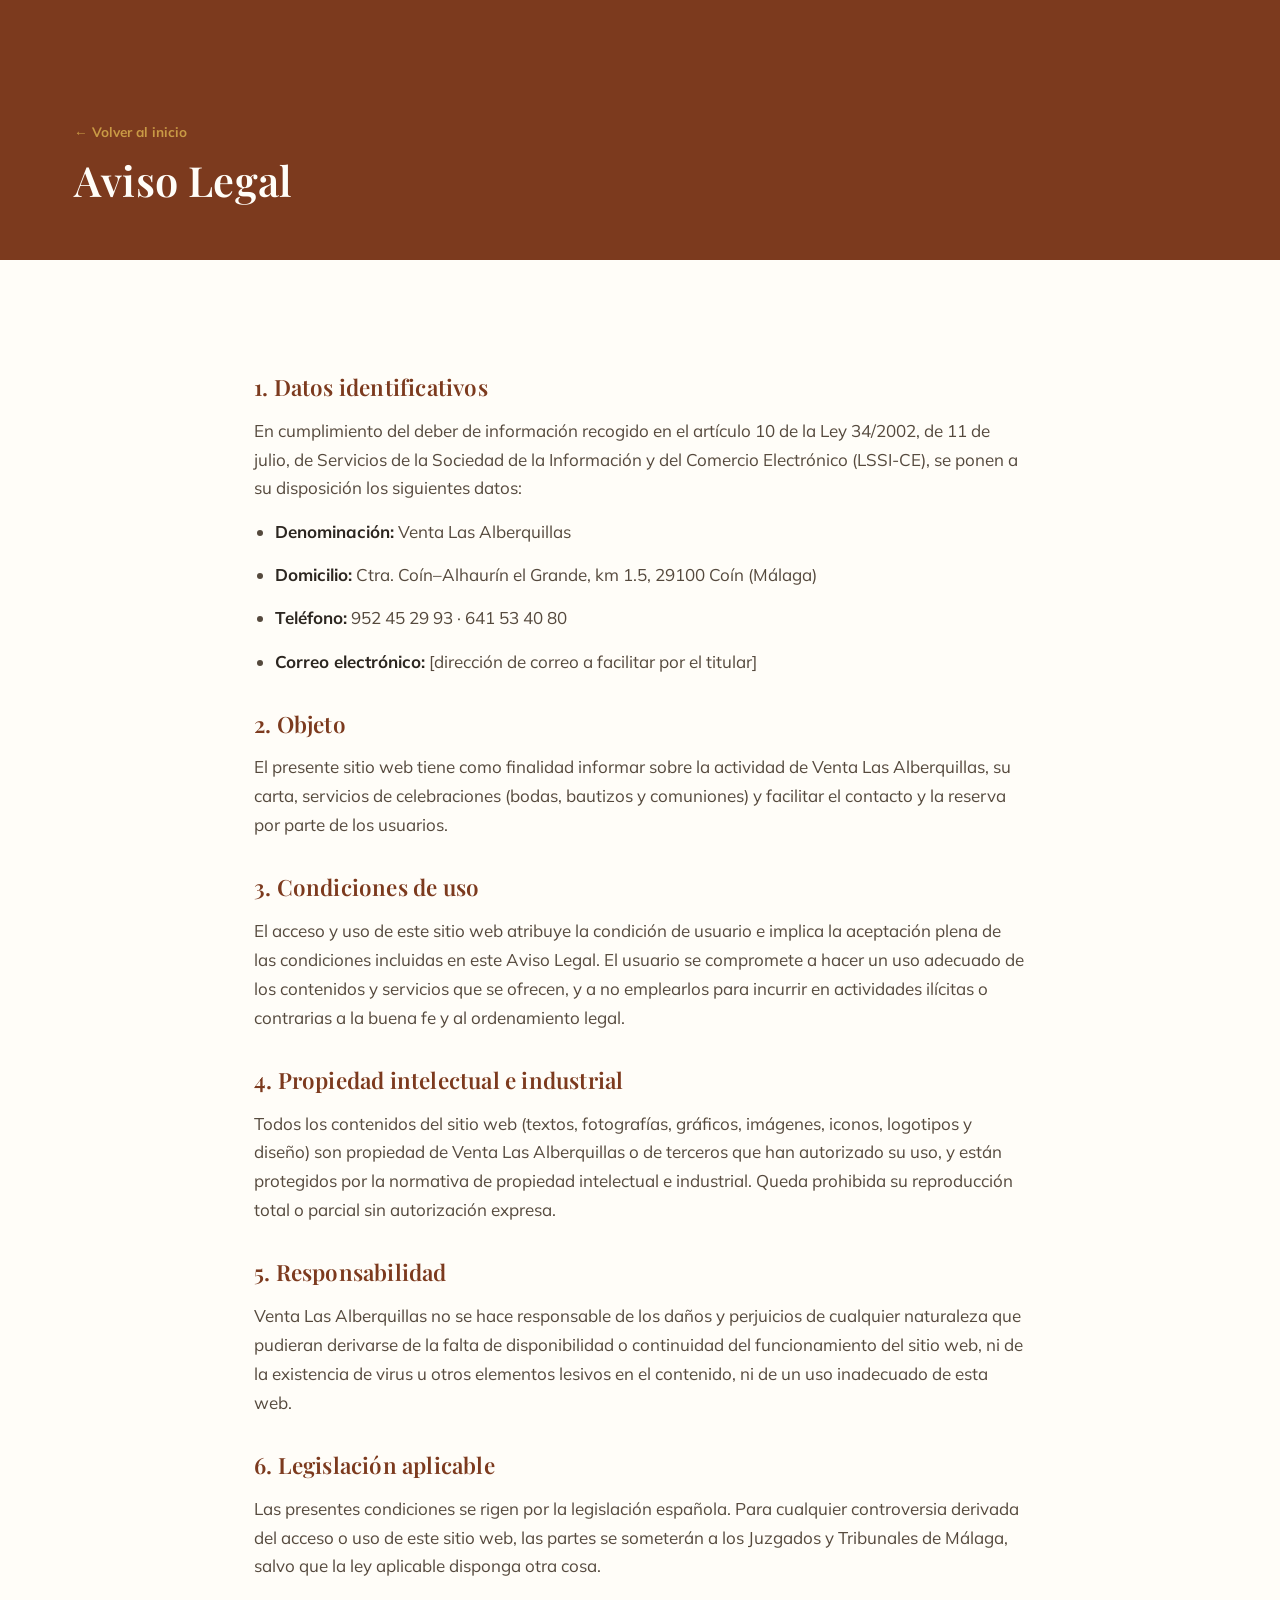
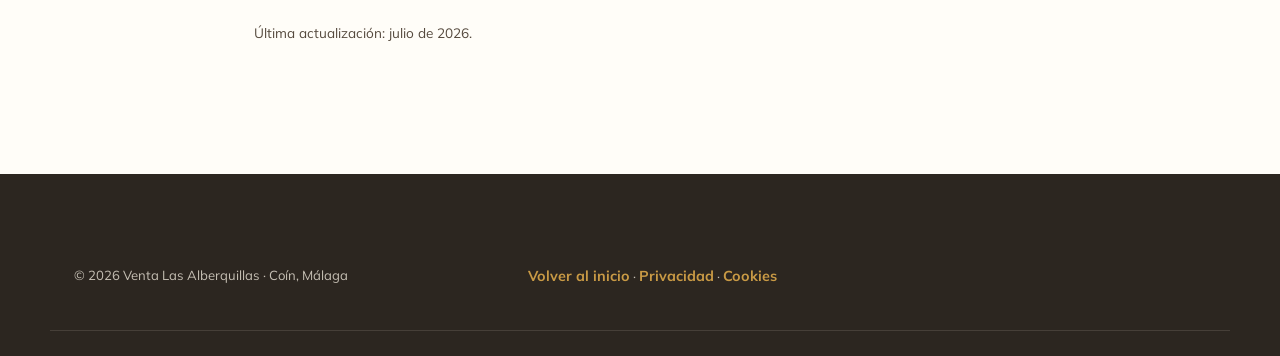
<file: legal/aviso-legal.html>
<!DOCTYPE html>
<html lang="es">
<head>
<meta charset="UTF-8">
<meta name="viewport" content="width=device-width, initial-scale=1.0">
<title>Aviso Legal — Venta Las Alberquillas</title>
<meta name="robots" content="noindex, follow">
<link rel="icon" type="image/x-icon" href="../img/favicon.ico">
<link rel="preconnect" href="https://fonts.googleapis.com">
<link href="https://fonts.googleapis.com/css2?family=Playfair+Display:wght@600;700;800&family=Mulish:ital,wght@0,400;0,600;0,700;0,800;1,500&display=swap" rel="stylesheet">
<link rel="stylesheet" href="../css/style.css">
</head>
<body>
<header class="legal-cabecera">
  <div class="contenedor">
    <a href="../index.html" class="volver">&larr; Volver al inicio</a>
    <h1>Aviso Legal</h1>
  </div>
</header>

<main class="legal-cuerpo">
  <div class="contenedor">
    <h2>1. Datos identificativos</h2>
    <p>En cumplimiento del deber de información recogido en el artículo 10 de la Ley 34/2002, de 11 de julio, de Servicios de la Sociedad de la Información y del Comercio Electrónico (LSSI-CE), se ponen a su disposición los siguientes datos:</p>
    <ul>
      <li><strong>Denominación:</strong> Venta Las Alberquillas</li>
      <li><strong>Domicilio:</strong> Ctra. Coín–Alhaurín el Grande, km 1.5, 29100 Coín (Málaga)</li>
      <li><strong>Teléfono:</strong> 952 45 29 93 · 641 53 40 80</li>
      <li><strong>Correo electrónico:</strong> <span data-nota-editable>[dirección de correo a facilitar por el titular]</span></li>
    </ul>

    <h2>2. Objeto</h2>
    <p>El presente sitio web tiene como finalidad informar sobre la actividad de Venta Las Alberquillas, su carta, servicios de celebraciones (bodas, bautizos y comuniones) y facilitar el contacto y la reserva por parte de los usuarios.</p>

    <h2>3. Condiciones de uso</h2>
    <p>El acceso y uso de este sitio web atribuye la condición de usuario e implica la aceptación plena de las condiciones incluidas en este Aviso Legal. El usuario se compromete a hacer un uso adecuado de los contenidos y servicios que se ofrecen, y a no emplearlos para incurrir en actividades ilícitas o contrarias a la buena fe y al ordenamiento legal.</p>

    <h2>4. Propiedad intelectual e industrial</h2>
    <p>Todos los contenidos del sitio web (textos, fotografías, gráficos, imágenes, iconos, logotipos y diseño) son propiedad de Venta Las Alberquillas o de terceros que han autorizado su uso, y están protegidos por la normativa de propiedad intelectual e industrial. Queda prohibida su reproducción total o parcial sin autorización expresa.</p>

    <h2>5. Responsabilidad</h2>
    <p>Venta Las Alberquillas no se hace responsable de los daños y perjuicios de cualquier naturaleza que pudieran derivarse de la falta de disponibilidad o continuidad del funcionamiento del sitio web, ni de la existencia de virus u otros elementos lesivos en el contenido, ni de un uso inadecuado de esta web.</p>

    <h2>6. Legislación aplicable</h2>
    <p>Las presentes condiciones se rigen por la legislación española. Para cualquier controversia derivada del acceso o uso de este sitio web, las partes se someterán a los Juzgados y Tribunales de Málaga, salvo que la ley aplicable disponga otra cosa.</p>

    <p style="margin-top:2.5rem; font-size:0.85rem;">Última actualización: julio de 2026.</p>
  </div>
</main>

<footer class="pie">
  <div class="contenedor pie__inferior">
    <span>&copy; <span id="anio"></span> Venta Las Alberquillas · Coín, Málaga</span>
    <span><a href="../index.html">Volver al inicio</a> · <a href="privacidad.html">Privacidad</a> · <a href="cookies.html">Cookies</a></span>
  </div>
</footer>
<script>document.getElementById("anio").textContent = new Date().getFullYear();</script>
</body>
</html>
</file>
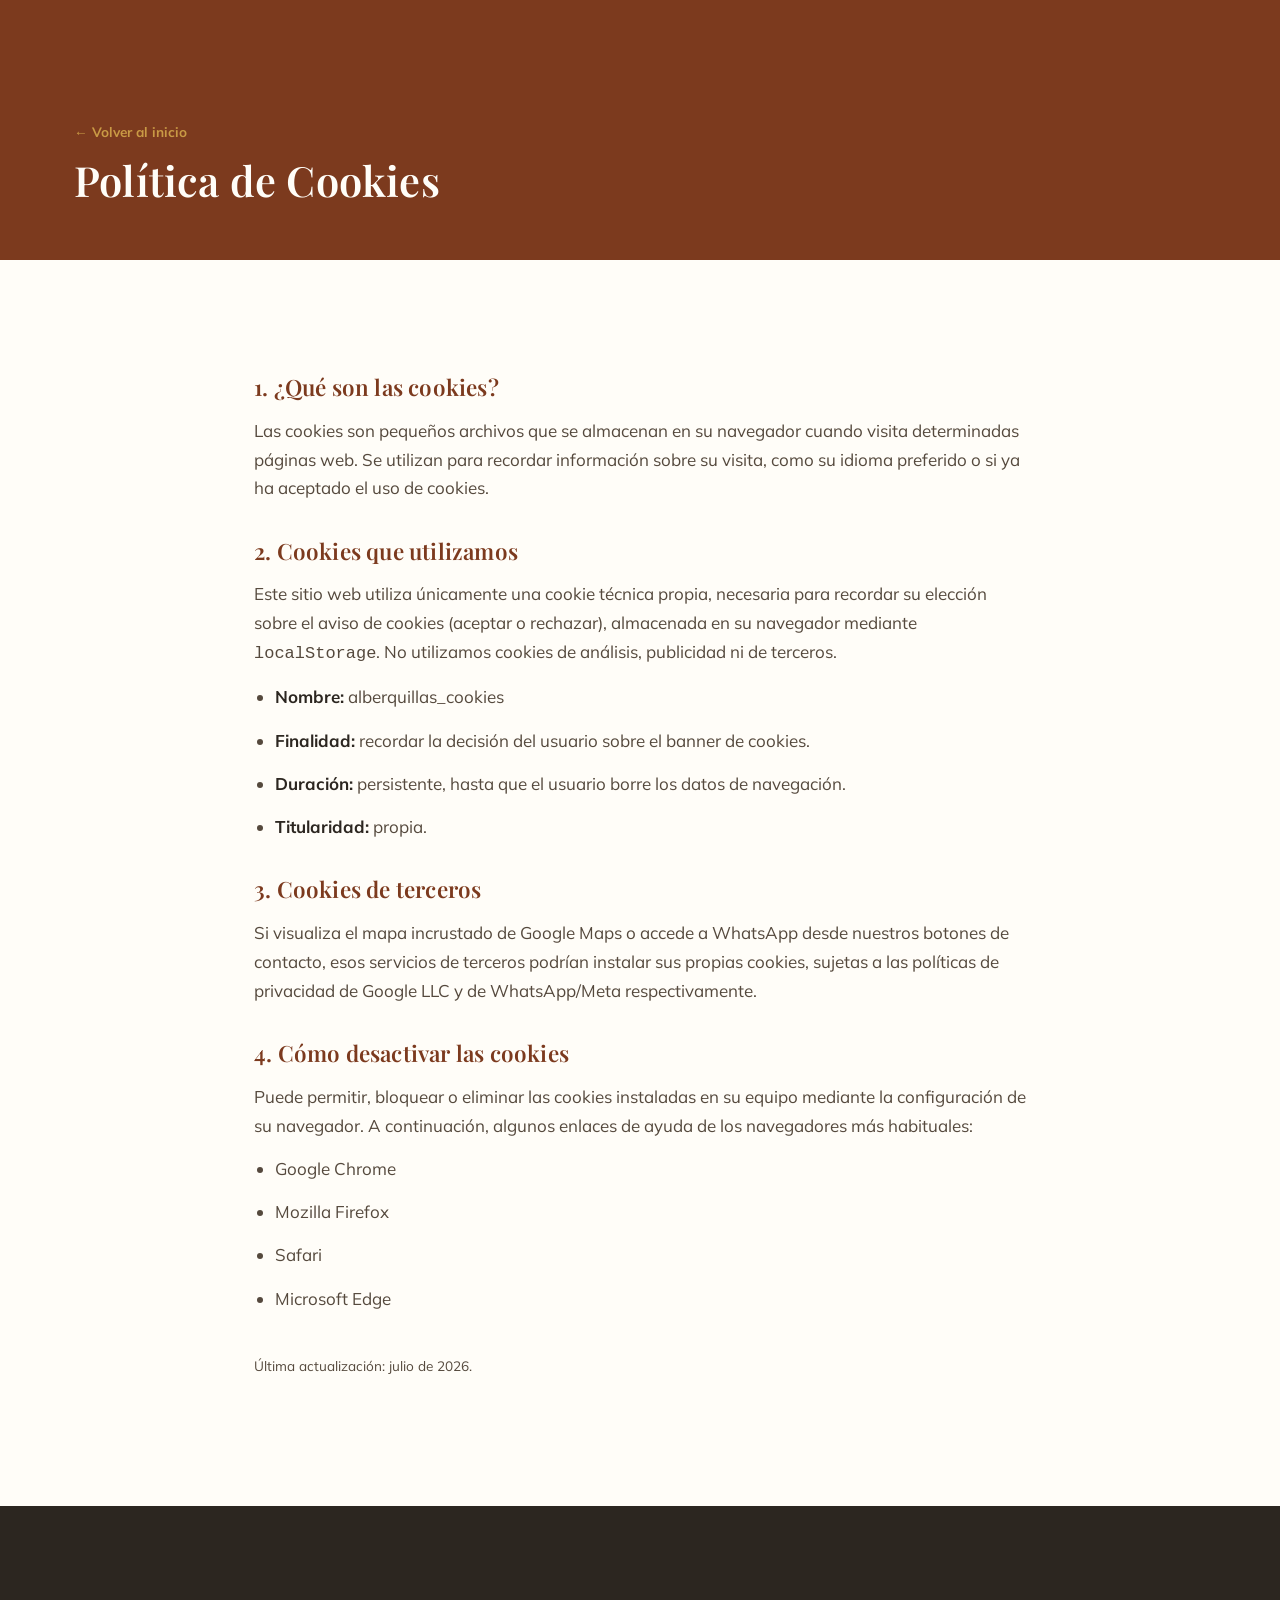
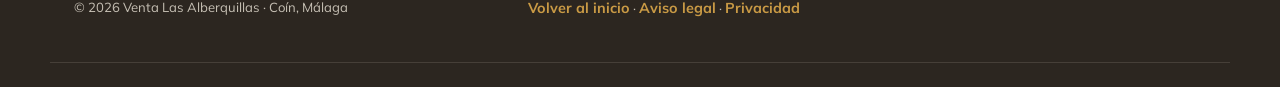
<file: legal/cookies.html>
<!DOCTYPE html>
<html lang="es">
<head>
<meta charset="UTF-8">
<meta name="viewport" content="width=device-width, initial-scale=1.0">
<title>Política de Cookies — Venta Las Alberquillas</title>
<meta name="robots" content="noindex, follow">
<link rel="icon" type="image/x-icon" href="../img/favicon.ico">
<link rel="preconnect" href="https://fonts.googleapis.com">
<link href="https://fonts.googleapis.com/css2?family=Playfair+Display:wght@600;700;800&family=Mulish:ital,wght@0,400;0,600;0,700;0,800;1,500&display=swap" rel="stylesheet">
<link rel="stylesheet" href="../css/style.css">
</head>
<body>
<header class="legal-cabecera">
  <div class="contenedor">
    <a href="../index.html" class="volver">&larr; Volver al inicio</a>
    <h1>Política de Cookies</h1>
  </div>
</header>

<main class="legal-cuerpo">
  <div class="contenedor">
    <h2>1. ¿Qué son las cookies?</h2>
    <p>Las cookies son pequeños archivos que se almacenan en su navegador cuando visita determinadas páginas web. Se utilizan para recordar información sobre su visita, como su idioma preferido o si ya ha aceptado el uso de cookies.</p>

    <h2>2. Cookies que utilizamos</h2>
    <p>Este sitio web utiliza únicamente una cookie técnica propia, necesaria para recordar su elección sobre el aviso de cookies (aceptar o rechazar), almacenada en su navegador mediante <code>localStorage</code>. No utilizamos cookies de análisis, publicidad ni de terceros.</p>
    <ul>
      <li><strong>Nombre:</strong> alberquillas_cookies</li>
      <li><strong>Finalidad:</strong> recordar la decisión del usuario sobre el banner de cookies.</li>
      <li><strong>Duración:</strong> persistente, hasta que el usuario borre los datos de navegación.</li>
      <li><strong>Titularidad:</strong> propia.</li>
    </ul>

    <h2>3. Cookies de terceros</h2>
    <p>Si visualiza el mapa incrustado de Google Maps o accede a WhatsApp desde nuestros botones de contacto, esos servicios de terceros podrían instalar sus propias cookies, sujetas a las políticas de privacidad de Google LLC y de WhatsApp/Meta respectivamente.</p>

    <h2>4. Cómo desactivar las cookies</h2>
    <p>Puede permitir, bloquear o eliminar las cookies instaladas en su equipo mediante la configuración de su navegador. A continuación, algunos enlaces de ayuda de los navegadores más habituales:</p>
    <ul>
      <li>Google Chrome</li>
      <li>Mozilla Firefox</li>
      <li>Safari</li>
      <li>Microsoft Edge</li>
    </ul>

    <p style="margin-top:2.5rem; font-size:0.85rem;">Última actualización: julio de 2026.</p>
  </div>
</main>

<footer class="pie">
  <div class="contenedor pie__inferior">
    <span>&copy; <span id="anio"></span> Venta Las Alberquillas · Coín, Málaga</span>
    <span><a href="../index.html">Volver al inicio</a> · <a href="aviso-legal.html">Aviso legal</a> · <a href="privacidad.html">Privacidad</a></span>
  </div>
</footer>
<script>document.getElementById("anio").textContent = new Date().getFullYear();</script>
</body>
</html>
</file>
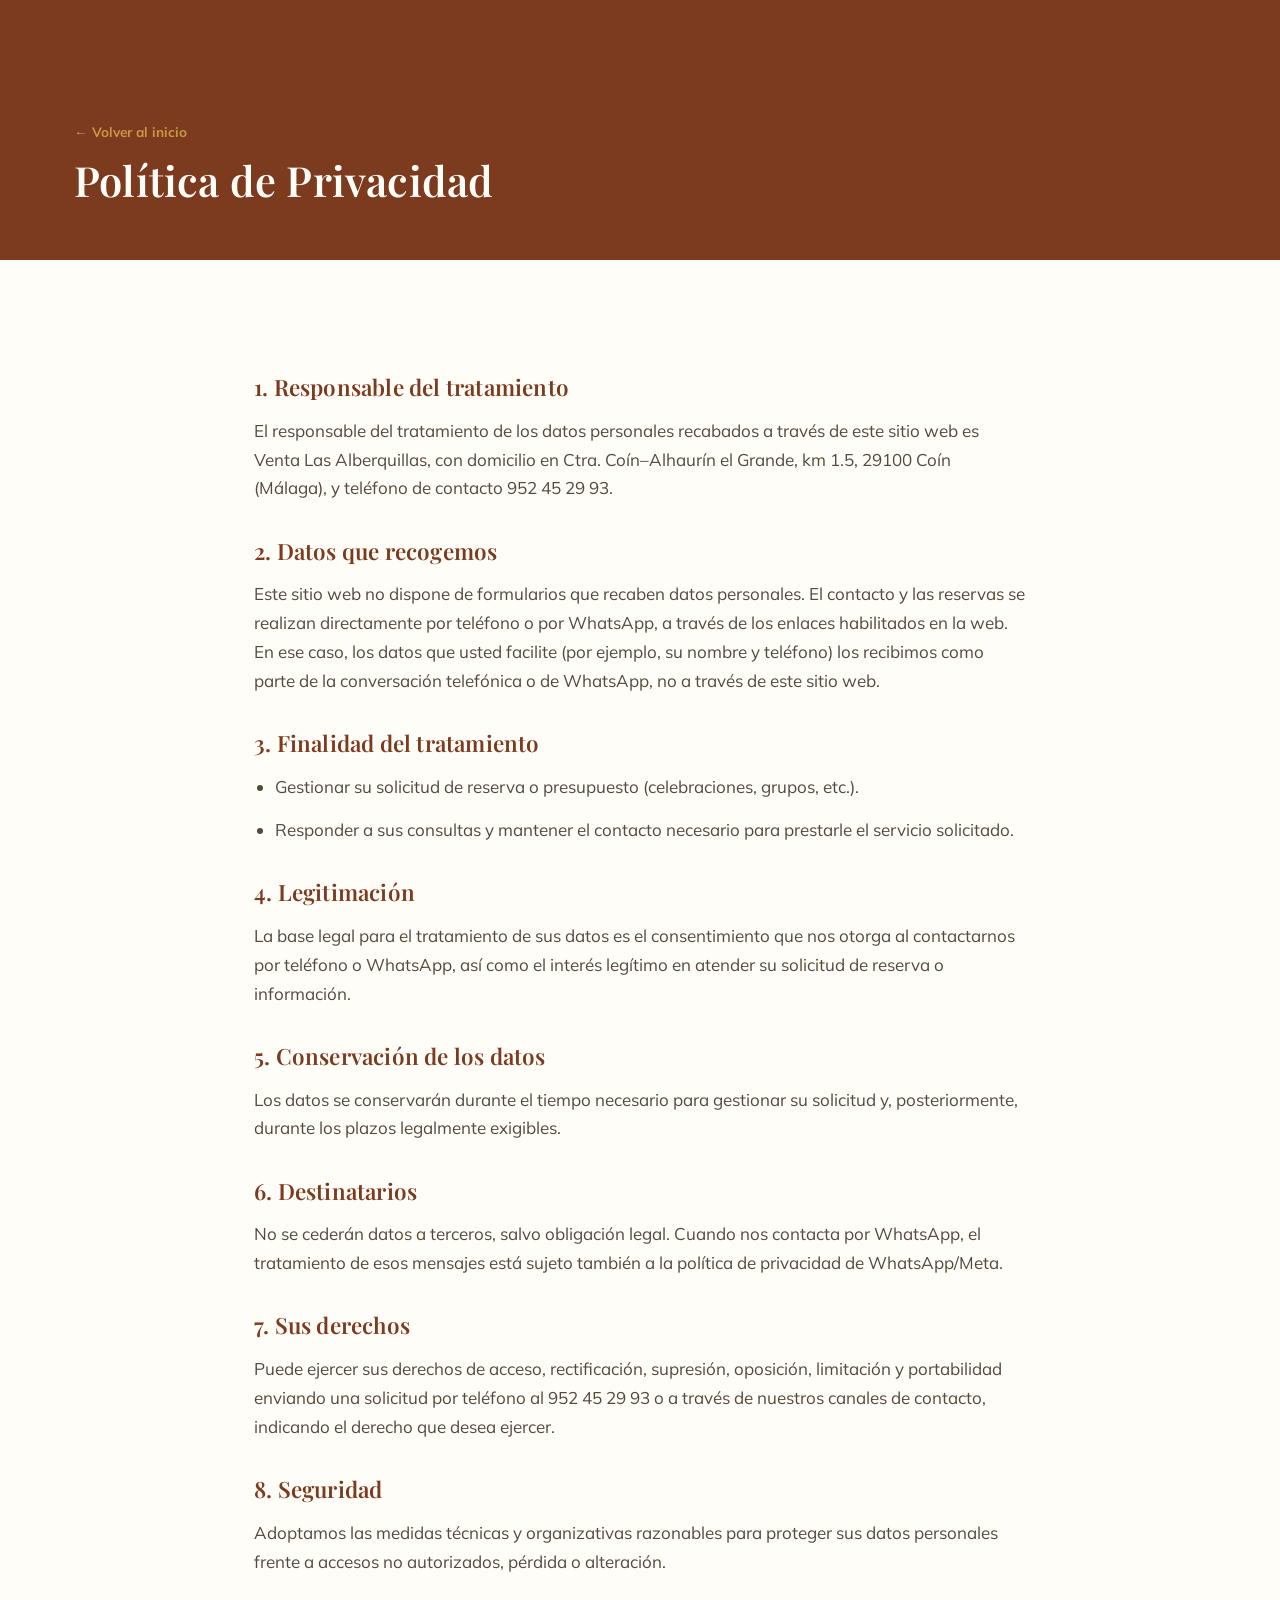
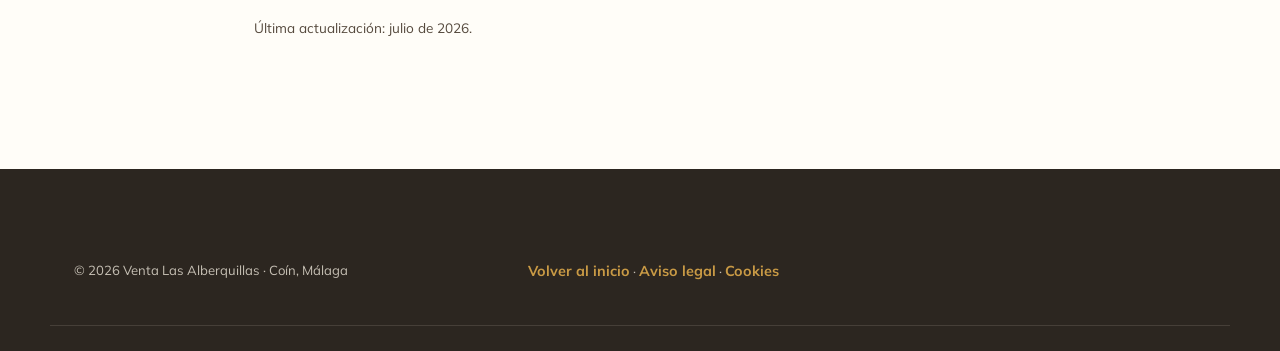
<file: legal/privacidad.html>
<!DOCTYPE html>
<html lang="es">
<head>
<meta charset="UTF-8">
<meta name="viewport" content="width=device-width, initial-scale=1.0">
<title>Política de Privacidad — Venta Las Alberquillas</title>
<meta name="robots" content="noindex, follow">
<link rel="icon" type="image/x-icon" href="../img/favicon.ico">
<link rel="preconnect" href="https://fonts.googleapis.com">
<link href="https://fonts.googleapis.com/css2?family=Playfair+Display:wght@600;700;800&family=Mulish:ital,wght@0,400;0,600;0,700;0,800;1,500&display=swap" rel="stylesheet">
<link rel="stylesheet" href="../css/style.css">
</head>
<body>
<header class="legal-cabecera">
  <div class="contenedor">
    <a href="../index.html" class="volver">&larr; Volver al inicio</a>
    <h1>Política de Privacidad</h1>
  </div>
</header>

<main class="legal-cuerpo">
  <div class="contenedor">
    <h2>1. Responsable del tratamiento</h2>
    <p>El responsable del tratamiento de los datos personales recabados a través de este sitio web es Venta Las Alberquillas, con domicilio en Ctra. Coín–Alhaurín el Grande, km 1.5, 29100 Coín (Málaga), y teléfono de contacto 952 45 29 93.</p>

    <h2>2. Datos que recogemos</h2>
    <p>Este sitio web no dispone de formularios que recaben datos personales. El contacto y las reservas se realizan directamente por teléfono o por WhatsApp, a través de los enlaces habilitados en la web. En ese caso, los datos que usted facilite (por ejemplo, su nombre y teléfono) los recibimos como parte de la conversación telefónica o de WhatsApp, no a través de este sitio web.</p>

    <h2>3. Finalidad del tratamiento</h2>
    <ul>
      <li>Gestionar su solicitud de reserva o presupuesto (celebraciones, grupos, etc.).</li>
      <li>Responder a sus consultas y mantener el contacto necesario para prestarle el servicio solicitado.</li>
    </ul>

    <h2>4. Legitimación</h2>
    <p>La base legal para el tratamiento de sus datos es el consentimiento que nos otorga al contactarnos por teléfono o WhatsApp, así como el interés legítimo en atender su solicitud de reserva o información.</p>

    <h2>5. Conservación de los datos</h2>
    <p>Los datos se conservarán durante el tiempo necesario para gestionar su solicitud y, posteriormente, durante los plazos legalmente exigibles.</p>

    <h2>6. Destinatarios</h2>
    <p>No se cederán datos a terceros, salvo obligación legal. Cuando nos contacta por WhatsApp, el tratamiento de esos mensajes está sujeto también a la política de privacidad de WhatsApp/Meta.</p>

    <h2>7. Sus derechos</h2>
    <p>Puede ejercer sus derechos de acceso, rectificación, supresión, oposición, limitación y portabilidad enviando una solicitud por teléfono al 952 45 29 93 o a través de nuestros canales de contacto, indicando el derecho que desea ejercer.</p>

    <h2>8. Seguridad</h2>
    <p>Adoptamos las medidas técnicas y organizativas razonables para proteger sus datos personales frente a accesos no autorizados, pérdida o alteración.</p>

    <p style="margin-top:2.5rem; font-size:0.85rem;">Última actualización: julio de 2026.</p>
  </div>
</main>

<footer class="pie">
  <div class="contenedor pie__inferior">
    <span>&copy; <span id="anio"></span> Venta Las Alberquillas · Coín, Málaga</span>
    <span><a href="../index.html">Volver al inicio</a> · <a href="aviso-legal.html">Aviso legal</a> · <a href="cookies.html">Cookies</a></span>
  </div>
</footer>
<script>document.getElementById("anio").textContent = new Date().getFullYear();</script>
</body>
</html>
</file>
<file: css/style.css>
/* =========================================================
   VENTA LAS ALBERQUILLAS — Restaurante y Celebraciones en Coín
   Hoja de estilos principal
   ========================================================= */

/* ---------- Variables ---------- */
:root {
  --terracota: #a3502d;
  --terracota-oscuro: #7c3a1e;
  --terracota-suave: #c97b52;
  --ocre: #c99a45;
  --oliva: #656f3e;
  --oliva-oscuro: #4d552e;
  --burdeos: #6b2635;
  --crema: #faf3e6;
  --crema-oscuro: #f1e5cd;
  --hueso: #fffdf8;
  --tinta: #2c2620;
  --tinta-suave: #55493d;
  --linea: rgba(44, 38, 32, 0.12);

  --serif: "Playfair Display", "Georgia", serif;
  --sans: "Mulish", "Segoe UI", sans-serif;

  --radio: 6px;
  --radio-grande: 18px;
  --sombra: 0 20px 45px -20px rgba(44, 26, 15, 0.35);
  --sombra-suave: 0 10px 30px -18px rgba(44, 26, 15, 0.25);

  --contenedor: 1180px;
  --espacio-seccion: clamp(4.5rem, 9vw, 8rem);
}

/* ---------- Reset ---------- */
*, *::before, *::after { box-sizing: border-box; }
html { scroll-behavior: smooth; overflow-x: hidden; width: 100%; }
body, h1, h2, h3, h4, p, figure, blockquote { margin: 0; }
img { max-width: 100%; display: block; }
button, input, textarea, select { font: inherit; color: inherit; }
a { color: inherit; text-decoration: none; }
ul { list-style: none; margin: 0; padding: 0; }

@media (prefers-reduced-motion: reduce) {
  html { scroll-behavior: auto; }
  *, *::before, *::after {
    animation-duration: 0.001ms !important;
    animation-iteration-count: 1 !important;
    transition-duration: 0.001ms !important;
    scroll-behavior: auto !important;
  }
}

body {
  font-family: var(--sans);
  font-size: 17px;
  line-height: 1.7;
  color: var(--tinta);
  background: var(--crema);
  overflow-x: hidden;
}

h1, h2, h3, h4 {
  font-family: var(--serif);
  font-weight: 600;
  color: var(--terracota-oscuro);
  line-height: 1.15;
  letter-spacing: 0.2px;
}

.contenedor {
  width: 100%;
  max-width: var(--contenedor);
  margin: 0 auto;
  padding: 0 1.5rem;
}

section { position: relative; }

.etiqueta {
  display: inline-flex;
  align-items: center;
  gap: 0.5rem;
  font-family: var(--sans);
  font-size: 0.78rem;
  font-weight: 800;
  letter-spacing: 0.18em;
  text-transform: uppercase;
  color: var(--oliva);
  margin-bottom: 1rem;
}
.etiqueta::before {
  content: "";
  width: 28px;
  height: 1.5px;
  background: var(--ocre);
}

.titulo-seccion {
  font-size: clamp(2rem, 4vw, 3rem);
  margin-bottom: 1.1rem;
}

.intro-seccion {
  max-width: 640px;
  color: var(--tinta-suave);
  font-size: 1.08rem;
}

.encabezado-seccion {
  margin-bottom: 3rem;
}
.encabezado-seccion.centrado {
  text-align: center;
  margin-left: auto;
  margin-right: auto;
}
.encabezado-seccion.centrado .intro-seccion { margin-left: auto; margin-right: auto; }
.encabezado-seccion.centrado .etiqueta::before { display: none; }

/* ---------- Cenefa decorativa (separador andaluz, SVG inline via CSS) ---------- */
.cenefa {
  height: 26px;
  width: 100%;
  background-repeat: repeat-x;
  background-position: center;
  background-size: 52px 26px;
  opacity: 0.55;
}
.cenefa--terracota {
  background-image: url("data:image/svg+xml,%3Csvg xmlns='http://www.w3.org/2000/svg' width='52' height='26' viewBox='0 0 52 26'%3E%3Cg fill='none' stroke='%23a3502d' stroke-width='1.4'%3E%3Cpath d='M0 13 Q13 0 26 13 T52 13'/%3E%3Ccircle cx='26' cy='13' r='2.6' fill='%23c99a45' stroke='none'/%3E%3C/g%3E%3C/svg%3E");
}
.cenefa--crema {
  background-image: url("data:image/svg+xml,%3Csvg xmlns='http://www.w3.org/2000/svg' width='52' height='26' viewBox='0 0 52 26'%3E%3Cg fill='none' stroke='%23faf3e6' stroke-width='1.4'%3E%3Cpath d='M0 13 Q13 0 26 13 T52 13'/%3E%3Ccircle cx='26' cy='13' r='2.6' fill='%23faf3e6' stroke='none'/%3E%3C/g%3E%3C/svg%3E");
  opacity: 0.35;
}

/* Textura sutil de cal en fondos claros */
.textura-cal {
  background-image:
    radial-gradient(circle at 20% 20%, rgba(163,80,45,0.05), transparent 40%),
    radial-gradient(circle at 80% 60%, rgba(101,111,62,0.06), transparent 45%);
}

/* ---------- Botones ---------- */
.boton {
  position: relative;
  display: inline-flex;
  align-items: center;
  justify-content: center;
  gap: 0.55rem;
  padding: 0.95rem 1.9rem;
  border-radius: 999px;
  font-family: var(--sans);
  font-weight: 700;
  font-size: 0.95rem;
  letter-spacing: 0.02em;
  border: 1.5px solid transparent;
  cursor: pointer;
  transition: transform 0.35s cubic-bezier(.2,.8,.2,1), box-shadow 0.35s ease, background 0.35s ease, color 0.35s ease, border-color 0.35s ease;
  white-space: nowrap;
}
.boton svg { width: 18px; height: 18px; flex-shrink: 0; }

.boton--primario {
  background: var(--terracota);
  color: var(--hueso);
  box-shadow: var(--sombra-suave);
}
.boton--primario:hover {
  background: var(--terracota-oscuro);
  transform: translateY(-3px);
  box-shadow: 0 18px 30px -12px rgba(124,58,30,0.45);
}

.boton--fantasma {
  background: transparent;
  color: var(--hueso);
  border-color: rgba(255,255,255,0.55);
  backdrop-filter: blur(2px);
}
.boton--fantasma:hover {
  background: rgba(255,255,255,0.14);
  border-color: var(--hueso);
  transform: translateY(-3px);
}

.boton--oliva {
  background: var(--oliva);
  color: var(--hueso);
  box-shadow: var(--sombra-suave);
}
.boton--oliva:hover {
  background: var(--oliva-oscuro);
  transform: translateY(-3px);
}

.boton--contorno {
  background: transparent;
  color: var(--terracota-oscuro);
  border-color: var(--terracota);
}
.boton--contorno:hover {
  background: var(--terracota);
  color: var(--hueso);
  transform: translateY(-3px);
}

.boton--pequeno { padding: 0.7rem 1.4rem; font-size: 0.85rem; }

/* ---------- Header / Navegación ---------- */
.cabecera {
  position: fixed;
  top: 0; left: 0; right: 0;
  z-index: 500;
  padding: 1.15rem 0;
  transition: padding 0.4s ease, background 0.4s ease, box-shadow 0.4s ease;
}
.cabecera .contenedor {
  display: flex;
  align-items: center;
  justify-content: space-between;
  gap: 1rem;
}
.cabecera.en-scroll {
  padding: 0.65rem 0;
  background: rgba(250, 243, 230, 0.92);
  backdrop-filter: saturate(160%) blur(10px);
  box-shadow: 0 8px 30px -20px rgba(44,26,15,0.35);
  border-bottom: 1px solid var(--linea);
}

.marca {
  display: flex;
  align-items: center;
  gap: 0.7rem;
  font-family: var(--serif);
  font-weight: 700;
  font-size: 1.28rem;
  color: var(--hueso);
  transition: color 0.4s ease;
}
.cabecera.en-scroll .marca { color: var(--terracota-oscuro); }
.marca__insignia {
  width: 40px; height: 40px;
  border-radius: 50%;
  background: var(--terracota);
  color: var(--crema);
  display: flex; align-items: center; justify-content: center;
  font-size: 0.95rem;
  font-weight: 800;
  border: 1.5px solid rgba(250,243,230,0.65);
  flex-shrink: 0;
}
.marca__texto small {
  display: block;
  font-family: var(--sans);
  font-weight: 700;
  font-size: 0.62rem;
  letter-spacing: 0.16em;
  text-transform: uppercase;
  color: var(--ocre);
}

.nav-principal {
  display: flex;
  align-items: center;
  gap: 2.1rem;
}
.nav-principal a {
  font-size: 0.86rem;
  font-weight: 700;
  letter-spacing: 0.03em;
  color: var(--hueso);
  position: relative;
  padding: 0.3rem 0;
  transition: color 0.35s ease;
}
.cabecera.en-scroll .nav-principal a { color: var(--tinta); }
.nav-principal a::after {
  content: "";
  position: absolute;
  left: 0; bottom: -2px;
  width: 0; height: 2px;
  background: var(--ocre);
  transition: width 0.35s ease;
}
.nav-principal a:hover::after,
.nav-principal a.activo::after { width: 100%; }
.nav-principal a:hover { color: var(--ocre); }

.cabecera__acciones { display: flex; align-items: center; gap: 0.8rem; }

.boton-menu {
  display: none;
  width: 46px; height: 46px;
  border-radius: 50%;
  border: 1.5px solid rgba(250,243,230,0.5);
  background: transparent;
  align-items: center; justify-content: center;
  cursor: pointer;
  flex-direction: column;
  gap: 5px;
  z-index: 600;
}
.boton-menu span {
  display: block; width: 20px; height: 2px;
  background: var(--hueso);
  transition: transform 0.35s ease, opacity 0.35s ease, background 0.35s ease;
}
.cabecera.en-scroll .boton-menu span { background: var(--tinta); }
.cabecera.en-scroll .boton-menu { border-color: var(--linea); }

.menu-abierto .boton-menu span:nth-child(1) { transform: translateY(7px) rotate(45deg); }
.menu-abierto .boton-menu span:nth-child(2) { opacity: 0; }
.menu-abierto .boton-menu span:nth-child(3) { transform: translateY(-7px) rotate(-45deg); }

/* ---------- Hero ---------- */
.hero {
  position: relative;
  min-height: 100svh;
  display: flex;
  align-items: flex-end;
  color: var(--hueso);
  overflow: hidden;
  isolation: isolate;
}
.hero__fondo {
  position: absolute;
  inset: -6% ;
  z-index: -2;
  background-size: cover;
  background-position: center 42%;
  will-change: transform;
}
.hero__velo {
  position: absolute;
  inset: 0;
  z-index: -1;
  background:
    linear-gradient(180deg, rgba(30,20,12,0.35) 0%, rgba(24,16,10,0.35) 35%, rgba(20,14,9,0.82) 100%),
    linear-gradient(90deg, rgba(20,14,9,0.55) 0%, rgba(20,14,9,0.05) 45%);
}
.hero__contenido {
  position: relative;
  padding-bottom: clamp(3.5rem, 8vw, 6rem);
  padding-top: 8rem;
  width: 100%;
}
.hero__insignia {
  display: inline-flex;
  align-items: center;
  gap: 0.5rem;
  background: rgba(250,243,230,0.14);
  border: 1px solid rgba(250,243,230,0.4);
  backdrop-filter: blur(6px);
  padding: 0.5rem 1rem;
  border-radius: 999px;
  font-size: 0.8rem;
  font-weight: 700;
  letter-spacing: 0.03em;
  margin-bottom: 1.6rem;
}
.hero__insignia .estrellas { color: var(--ocre); }

.hero h1 {
  color: var(--hueso);
  font-size: clamp(2.6rem, 6vw, 4.6rem);
  max-width: 16ch;
  margin-bottom: 1.1rem;
  text-wrap: balance;
}
.hero__subtitulo {
  font-size: clamp(1.05rem, 1.6vw, 1.3rem);
  max-width: 46ch;
  color: rgba(250,243,230,0.92);
  margin-bottom: 2.3rem;
}
.hero__subtitulo strong { color: var(--ocre); font-weight: 800; }

.hero__acciones { display: flex; flex-wrap: wrap; gap: 1rem; margin-bottom: 3rem; }

.hero__scroll {
  position: absolute;
  right: clamp(1.5rem, 4vw, 3.5rem);
  bottom: 2.4rem;
  display: flex;
  flex-direction: column;
  align-items: center;
  gap: 0.6rem;
  font-size: 0.7rem;
  letter-spacing: 0.2em;
  text-transform: uppercase;
  color: rgba(250,243,230,0.75);
}
.hero__scroll-linea {
  width: 1.5px; height: 46px;
  background: linear-gradient(180deg, rgba(250,243,230,0.9), transparent);
  animation: bajar 2.2s ease-in-out infinite;
}
@keyframes bajar {
  0% { transform: scaleY(0.4); transform-origin: top; opacity: 0.4; }
  50% { transform: scaleY(1); transform-origin: top; opacity: 1; }
  100% { transform: scaleY(0.4); transform-origin: bottom; opacity: 0.4; }
}

/* ---------- Reveal on scroll ---------- */
.reveal {
  opacity: 0;
  transform: translateY(28px);
  transition: opacity 0.9s cubic-bezier(.2,.7,.2,1), transform 0.9s cubic-bezier(.2,.7,.2,1);
}
.reveal.visible { opacity: 1; transform: none; }
.reveal--izq { transform: translateX(-32px); }
.reveal--izq.visible { transform: none; }
.reveal--der { transform: translateX(32px); }
.reveal--der.visible { transform: none; }
.reveal--zoom { transform: scale(0.94); }
.reveal--zoom.visible { transform: none; }

.retraso-1 { transition-delay: 0.12s; }
.retraso-2 { transition-delay: 0.24s; }
.retraso-3 { transition-delay: 0.36s; }
.retraso-4 { transition-delay: 0.48s; }

/* ---------- Historia ---------- */
.historia { padding: var(--espacio-seccion) 0; background: var(--crema); }
.historia .contenedor {
  display: grid;
  grid-template-columns: 1.05fr 0.95fr;
  gap: clamp(2.5rem, 6vw, 5rem);
  align-items: center;
}
.historia__texto p { margin-bottom: 1.15rem; color: var(--tinta-suave); }
.historia__texto p:first-of-type::first-letter {
  font-family: var(--serif);
  font-size: 2rem;
  color: var(--terracota);
  font-weight: 700;
}
.historia__firma {
  margin-top: 1.8rem;
  font-family: var(--serif);
  font-style: italic;
  color: var(--terracota-oscuro);
  font-size: 1.15rem;
}

.marco-foto {
  position: relative;
  border-radius: var(--radio-grande);
  overflow: hidden;
  box-shadow: var(--sombra);
}
.marco-foto img {
  width: 100%; height: 100%;
  object-fit: cover;
  transition: transform 1.1s cubic-bezier(.2,.7,.2,1);
}
.marco-foto:hover img { transform: scale(1.06); }
.marco-foto::after {
  content: "";
  position: absolute; inset: 0;
  border: 1px solid rgba(250,243,230,0.5);
  border-radius: var(--radio-grande);
  pointer-events: none;
}
.marco-foto--historia { aspect-ratio: 4/5; }
.marco-foto--adorno {
  position: absolute;
  bottom: -1.6rem; left: -1.6rem;
  width: 46%;
  aspect-ratio: 1/1;
  z-index: 2;
  border: 5px solid var(--crema);
}
.historia__marco-envoltura { position: relative; }

/* Placeholder de foto pendiente */
.foto-pendiente {
  position: relative;
  display: flex;
  flex-direction: column;
  align-items: center;
  justify-content: center;
  gap: 0.7rem;
  text-align: center;
  padding: 2rem;
  background:
    repeating-linear-gradient(135deg, rgba(163,80,45,0.08) 0 14px, rgba(163,80,45,0.03) 14px 28px),
    var(--crema-oscuro);
  border: 2px dashed var(--terracota-suave);
  color: var(--terracota-oscuro);
  min-height: 260px;
}
.foto-pendiente svg { width: 38px; height: 38px; opacity: 0.75; }
.foto-pendiente strong { font-family: var(--sans); font-size: 0.78rem; letter-spacing: 0.06em; text-transform: uppercase; }
.foto-pendiente span { font-size: 0.85rem; color: var(--tinta-suave); max-width: 26ch; }

/* ---------- Huerta ---------- */
.huerta {
  padding: var(--espacio-seccion) 0;
  background: var(--oliva);
  color: var(--hueso);
  position: relative;
  overflow: hidden;
}
.huerta::before {
  content: "";
  position: absolute; inset: 0;
  background-image: radial-gradient(circle at 15% 20%, rgba(250,243,230,0.08), transparent 40%), radial-gradient(circle at 85% 80%, rgba(250,243,230,0.06), transparent 45%);
}
.huerta .contenedor {
  position: relative;
  display: grid;
  grid-template-columns: 0.9fr 1.1fr;
  gap: clamp(2.5rem, 6vw, 5rem);
  align-items: center;
}
.huerta .etiqueta { color: var(--ocre); }
.huerta .etiqueta::before { background: var(--ocre); }
.huerta h2 { color: var(--hueso); }
.huerta p { color: rgba(250,243,230,0.9); }

.huerta__lista {
  margin-top: 2rem;
  display: grid;
  gap: 1.1rem;
}
.huerta__item {
  display: flex;
  gap: 1rem;
  align-items: flex-start;
  padding: 1.1rem 1.3rem;
  background: rgba(250,243,230,0.08);
  border: 1px solid rgba(250,243,230,0.18);
  border-radius: var(--radio-grande);
  transition: background 0.35s ease, transform 0.35s ease;
}
.huerta__item:hover { background: rgba(250,243,230,0.14); transform: translateX(4px); }
.huerta__item svg { width: 26px; height: 26px; flex-shrink: 0; color: var(--ocre); margin-top: 2px; }
.huerta__item h3 { color: var(--hueso); font-size: 1.05rem; margin-bottom: 0.25rem; }
.huerta__item p { font-size: 0.94rem; color: rgba(250,243,230,0.8); margin: 0; }

.marco-foto--huerta { aspect-ratio: 5/6; }

/* ---------- Carta ---------- */
.carta { padding: var(--espacio-seccion) 0; background: var(--hueso); }
.carta__tabs {
  display: flex;
  flex-wrap: wrap;
  gap: 0.7rem;
  margin-bottom: 2.6rem;
}
.carta__tab {
  padding: 0.65rem 1.3rem;
  border-radius: 999px;
  border: 1.5px solid var(--linea);
  background: transparent;
  font-weight: 700;
  font-size: 0.86rem;
  color: var(--tinta-suave);
  cursor: pointer;
  transition: all 0.3s ease;
}
.carta__tab:hover { border-color: var(--terracota); color: var(--terracota-oscuro); }
.carta__tab.activo {
  background: var(--terracota);
  border-color: var(--terracota);
  color: var(--hueso);
}

.carta__paneles { position: relative; }
.carta__panel {
  display: none;
  animation: aparecer 0.5s ease;
}
.carta__panel.activo { display: block; }
@keyframes aparecer { from { opacity: 0; transform: translateY(10px);} to { opacity: 1; transform: none; } }

.carta__cabecera-categoria {
  display: flex;
  align-items: center;
  gap: 1.5rem;
  margin-bottom: 1.8rem;
}
.carta__foto-categoria {
  width: 92px; height: 92px;
  border-radius: 50%;
  object-fit: cover;
  box-shadow: var(--sombra-suave);
  border: 3px solid var(--crema-oscuro);
  flex-shrink: 0;
}
.carta__foto-categoria--pendiente {
  display: flex; align-items: center; justify-content: center;
  background: var(--crema-oscuro);
  border: 2px dashed var(--terracota-suave);
  color: var(--terracota);
}
.carta__foto-categoria--pendiente svg { width: 30px; height: 30px; }

.carta__lista { display: grid; gap: 0; }
.plato {
  display: flex;
  justify-content: space-between;
  align-items: baseline;
  gap: 1.5rem;
  padding: 1.25rem 0;
  border-bottom: 1px dashed var(--linea);
}
.plato:last-child { border-bottom: none; }
.plato__info h4 { font-family: var(--serif); font-size: 1.15rem; color: var(--tinta); font-weight: 700; margin-bottom: 0.3rem; }
.plato__info p { font-size: 0.9rem; color: var(--tinta-suave); max-width: 52ch; }
.plato__precio {
  font-family: var(--serif);
  font-weight: 700;
  color: var(--terracota);
  font-size: 1.15rem;
  white-space: nowrap;
}

.carta__pie {
  margin-top: 2.8rem;
  display: flex;
  flex-wrap: wrap;
  align-items: center;
  justify-content: space-between;
  gap: 1.3rem;
  padding-top: 2rem;
  border-top: 1px solid var(--linea);
}
.carta__pie p { color: var(--tinta-suave); font-size: 0.92rem; max-width: 42ch; }

/* ---------- Celebraciones ---------- */
.celebraciones {
  padding: var(--espacio-seccion) 0;
  background: var(--terracota-oscuro);
  color: var(--hueso);
  position: relative;
  overflow: hidden;
}
.celebraciones__fondo-texto {
  position: absolute;
  top: -4%;
  left: 50%;
  transform: translateX(-50%);
  font-family: var(--serif);
  font-size: min(22vw, 260px);
  font-weight: 700;
  color: rgba(250,243,230,0.045);
  white-space: nowrap;
  pointer-events: none;
  z-index: 0;
  user-select: none;
}
.celebraciones .contenedor { position: relative; z-index: 1; }
.celebraciones .etiqueta { color: var(--ocre); }
.celebraciones .etiqueta::before { background: var(--ocre); }
.celebraciones h2, .celebraciones p { color: var(--hueso); }
.celebraciones .intro-seccion { color: rgba(250,243,230,0.85); }

.celebraciones__grid {
  display: grid;
  grid-template-columns: repeat(3, 1fr);
  gap: 1.3rem;
  margin: 2.6rem 0 2.8rem;
}
.celebraciones__grid .marco-foto:first-child {
  grid-column: span 2;
  grid-row: span 2;
}
.marco-foto--celebracion { aspect-ratio: 1/1; }
.celebraciones__grid .marco-foto:first-child.marco-foto--celebracion { aspect-ratio: auto; height: 100%; }

.celebraciones__ocasiones {
  display: flex;
  flex-wrap: wrap;
  gap: 0.8rem;
  margin-bottom: 2.2rem;
}
.celebraciones__ocasiones span {
  padding: 0.5rem 1.1rem;
  border: 1px solid rgba(250,243,230,0.35);
  border-radius: 999px;
  font-size: 0.85rem;
  font-weight: 700;
}
.celebraciones__cta { display: flex; flex-wrap: wrap; gap: 1rem; align-items: center; }
.celebraciones__cta p { font-size: 0.9rem; color: rgba(250,243,230,0.75); margin: 0; }

/* ---------- Galería ---------- */
.galeria { padding: var(--espacio-seccion) 0; background: var(--crema); }
.galeria__grid {
  display: grid;
  grid-template-columns: repeat(4, 1fr);
  grid-auto-rows: 190px;
  gap: 1rem;
}
.galeria__item {
  position: relative;
  overflow: hidden;
  border-radius: var(--radio);
  cursor: pointer;
  box-shadow: var(--sombra-suave);
}
.galeria__item img {
  width: 100%; height: 100%;
  object-fit: cover;
  transition: transform 0.8s cubic-bezier(.2,.7,.2,1), filter 0.6s ease;
}
.galeria__item:hover img { transform: scale(1.08); filter: saturate(1.15); }
.galeria__velo {
  position: absolute; inset: 0;
  background: linear-gradient(0deg, rgba(20,14,9,0.72) 0%, rgba(20,14,9,0) 55%);
  display: flex;
  align-items: flex-end;
  padding: 1rem;
  opacity: 0;
  transition: opacity 0.4s ease;
}
.galeria__item:hover .galeria__velo { opacity: 1; }
.galeria__velo span { color: var(--hueso); font-size: 0.85rem; font-weight: 700; }

.galeria__item--grande { grid-column: span 2; grid-row: span 2; }
.galeria__item--ancho { grid-column: span 2; }
.galeria__item--alto { grid-row: span 2; }

.galeria__item.foto-pendiente { box-shadow: none; }

/* ---------- Opiniones ---------- */
.opiniones {
  padding: var(--espacio-seccion) 0;
  background: var(--hueso);
  text-align: center;
}
.opiniones__resumen {
  display: flex;
  justify-content: center;
  gap: 2.6rem;
  flex-wrap: wrap;
  margin-bottom: 3rem;
}
.opiniones__stat { text-align: center; }
.opiniones__stat strong {
  display: block;
  font-family: var(--serif);
  font-size: 2.3rem;
  color: var(--terracota);
}
.opiniones__stat span { font-size: 0.85rem; color: var(--tinta-suave); font-weight: 700; }
.opiniones__estrellas { color: var(--ocre); font-size: 1.1rem; letter-spacing: 2px; }

.carrusel { max-width: 780px; margin: 0 auto; position: relative; min-height: 240px; }
.carrusel__pista { position: relative; }
.testimonio {
  position: absolute;
  inset: 0;
  opacity: 0;
  transform: translateY(14px);
  transition: opacity 0.6s ease, transform 0.6s ease;
  pointer-events: none;
}
.testimonio.activo {
  position: relative;
  opacity: 1;
  transform: none;
  pointer-events: auto;
}
.testimonio__estrellas { color: var(--ocre); margin-bottom: 1.1rem; letter-spacing: 3px; }
.testimonio blockquote {
  font-family: var(--serif);
  font-size: clamp(1.25rem, 2.2vw, 1.65rem);
  font-style: italic;
  color: var(--tinta);
  margin-bottom: 1.3rem;
}
.testimonio cite { font-style: normal; font-weight: 800; font-size: 0.9rem; color: var(--terracota); }
.testimonio cite span { display: block; font-weight: 500; color: var(--tinta-suave); font-size: 0.82rem; margin-top: 0.15rem; }

.carrusel__controles {
  display: flex;
  align-items: center;
  justify-content: center;
  gap: 1.4rem;
  margin-top: 2rem;
}
.carrusel__flecha {
  width: 42px; height: 42px;
  border-radius: 50%;
  border: 1.5px solid var(--linea);
  background: transparent;
  display: flex; align-items: center; justify-content: center;
  cursor: pointer;
  transition: all 0.3s ease;
}
.carrusel__flecha:hover { background: var(--terracota); border-color: var(--terracota); color: var(--hueso); }
.carrusel__flecha svg { width: 18px; height: 18px; }
.carrusel__puntos { display: flex; gap: 0.5rem; }
.carrusel__puntos button {
  width: 8px; height: 8px; border-radius: 50%;
  background: var(--linea); border: none; cursor: pointer;
  transition: all 0.3s ease;
}
.carrusel__puntos button.activo { background: var(--terracota); width: 24px; border-radius: 4px; }

.opiniones__enlace { margin-top: 2.6rem; display: inline-flex; }

/* ---------- Reservas y contacto ---------- */
.contacto {
  padding: var(--espacio-seccion) 0;
  background: var(--crema-oscuro);
  position: relative;
  overflow: hidden;
}
.contacto::before {
  content: "";
  position: absolute;
  top: 50%; left: 50%;
  width: min(900px, 140vw);
  aspect-ratio: 1/1;
  transform: translate(-50%, -50%);
  background: radial-gradient(circle, rgba(163,80,45,0.07), transparent 65%);
  pointer-events: none;
}
.contacto .contenedor {
  position: relative;
  display: grid;
  grid-template-columns: 1fr;
  justify-items: center;
  text-align: center;
}
.contacto__info {
  max-width: 600px;
  margin: 0 auto;
  display: flex;
  flex-direction: column;
  align-items: center;
}
.contacto__info .etiqueta::before { display: none; }
.contacto__info .intro-seccion { margin-left: auto; margin-right: auto; }
.contacto__acciones { display: flex; flex-wrap: wrap; align-items: center; justify-content: center; gap: 1rem; margin-top: 2rem; }
.contacto__redes { display: flex; justify-content: center; gap: 0.8rem; }
.contacto__redes a {
  width: 46px; height: 46px;
  border-radius: 50%;
  border: 1.5px solid var(--linea);
  background: var(--hueso);
  display: flex; align-items: center; justify-content: center;
  transition: all 0.3s ease;
}
.contacto__redes a:hover { background: var(--terracota); border-color: var(--terracota); color: var(--hueso); transform: translateY(-3px); }
.contacto__redes svg { width: 20px; height: 20px; }

.formulario {
  background: var(--hueso);
  border-radius: var(--radio-grande);
  padding: clamp(1.8rem, 3vw, 2.6rem);
  box-shadow: var(--sombra);
}
.campo { margin-bottom: 1.3rem; }
.campo label {
  display: block;
  font-size: 0.8rem;
  font-weight: 800;
  letter-spacing: 0.04em;
  text-transform: uppercase;
  color: var(--tinta-suave);
  margin-bottom: 0.5rem;
}
.campo input, .campo textarea {
  width: 100%;
  padding: 0.85rem 1rem;
  border-radius: var(--radio);
  border: 1.5px solid var(--linea);
  background: var(--crema);
  transition: border-color 0.3s ease, background 0.3s ease;
}
.campo input:focus, .campo textarea:focus {
  outline: none;
  border-color: var(--terracota);
  background: var(--hueso);
}
.campo textarea { resize: vertical; min-height: 110px; }
.formulario .boton { width: 100%; }
.formulario__nota { font-size: 0.78rem; color: var(--tinta-suave); margin-top: 0.9rem; text-align: center; }

/* ---------- Ubicación ---------- */
.ubicacion { padding: var(--espacio-seccion) 0; background: var(--hueso); }
.ubicacion .contenedor {
  display: grid;
  grid-template-columns: 0.85fr 1.15fr;
  gap: clamp(2.5rem, 6vw, 4rem);
  align-items: stretch;
}
.ubicacion__info { display: flex; flex-direction: column; justify-content: center; }
.ubicacion__dato {
  display: flex;
  gap: 1rem;
  padding: 1rem 0;
  border-bottom: 1px solid var(--linea);
}
.ubicacion__dato:last-of-type { border-bottom: none; }
.ubicacion__dato svg { width: 24px; height: 24px; color: var(--terracota); flex-shrink: 0; margin-top: 3px; }
.ubicacion__dato h4 { font-size: 0.78rem; text-transform: uppercase; letter-spacing: 0.06em; color: var(--oliva); margin-bottom: 0.25rem; font-family: var(--sans); font-weight: 800; }
.ubicacion__dato p { color: var(--tinta-suave); font-size: 0.95rem; margin: 0; }
.ubicacion__horario-tabla { width: 100%; border-collapse: collapse; font-size: 0.92rem; }
.ubicacion__horario-tabla td { padding: 0.3rem 0; color: var(--tinta-suave); }
.ubicacion__horario-tabla td:first-child { font-weight: 700; color: var(--tinta); width: 40%; }
.ubicacion__horario-tabla tr.cerrado td:last-child { color: var(--terracota); font-style: italic; }

.mapa-envoltura {
  border-radius: var(--radio-grande);
  overflow: hidden;
  box-shadow: var(--sombra);
  min-height: 380px;
  position: relative;
  filter: sepia(8%) saturate(1.05);
}
.mapa-envoltura iframe { width: 100%; height: 100%; min-height: 380px; border: 0; display: block; }

/* ---------- Cookies banner ---------- */
.cookies {
  position: fixed;
  left: 1.2rem; right: 1.2rem; bottom: 1.2rem;
  max-width: 620px;
  margin: 0 auto;
  background: var(--tinta);
  color: var(--crema);
  border-radius: var(--radio-grande);
  padding: 1.3rem 1.5rem;
  display: flex;
  flex-wrap: wrap;
  align-items: center;
  gap: 1rem;
  justify-content: space-between;
  box-shadow: 0 25px 50px -20px rgba(0,0,0,0.5);
  z-index: 900;
  transform: translateY(140%);
  opacity: 0;
  transition: transform 0.6s cubic-bezier(.2,.8,.2,1), opacity 0.6s ease;
}
.cookies.visible { transform: none; opacity: 1; }
.cookies p { font-size: 0.85rem; color: rgba(250,243,230,0.85); flex: 1; min-width: 220px; }
.cookies p a { text-decoration: underline; color: var(--ocre); }
.cookies__acciones { display: flex; gap: 0.7rem; flex-wrap: wrap; }
.cookies .boton { padding: 0.6rem 1.2rem; font-size: 0.82rem; }
.cookies .boton--fantasma { color: var(--crema); border-color: rgba(250,243,230,0.35); }

/* ---------- WhatsApp flotante ---------- */
.whatsapp-flotante {
  position: fixed;
  right: 1.3rem; bottom: 1.3rem;
  width: 60px; height: 60px;
  border-radius: 50%;
  background: #3c8c5c;
  color: #fff;
  display: flex; align-items: center; justify-content: center;
  box-shadow: 0 15px 35px -10px rgba(0,0,0,0.4);
  z-index: 800;
  transition: transform 0.35s ease;
}
.whatsapp-flotante:hover { transform: scale(1.08); }
.whatsapp-flotante svg { width: 30px; height: 30px; }
.whatsapp-flotante::before {
  content: "";
  position: absolute; inset: 0;
  border-radius: 50%;
  border: 2px solid #3c8c5c;
  animation: pulso 2.4s ease-out infinite;
}
@keyframes pulso {
  0% { transform: scale(1); opacity: 0.7; }
  100% { transform: scale(1.55); opacity: 0; }
}

/* ---------- Footer ---------- */
.pie {
  background: var(--tinta);
  color: rgba(250,243,230,0.75);
  padding: 4rem 0 1.6rem;
}
.pie .contenedor {
  display: grid;
  grid-template-columns: 1.3fr 1fr 1fr;
  gap: 2.5rem;
  padding-bottom: 2.6rem;
  border-bottom: 1px solid rgba(250,243,230,0.12);
}
.pie__marca { display: flex; align-items: center; gap: 0.7rem; font-family: var(--serif); font-size: 1.3rem; color: var(--hueso); margin-bottom: 1rem; }
.pie__marca .marca__insignia { background: var(--ocre); color: var(--tinta); }
.pie p { font-size: 0.9rem; line-height: 1.7; }
.pie h4 { color: var(--hueso); font-family: var(--sans); font-size: 0.78rem; text-transform: uppercase; letter-spacing: 0.08em; margin-bottom: 1.1rem; font-weight: 800;}
.pie ul { display: grid; gap: 0.7rem; }
.pie a { font-size: 0.9rem; transition: color 0.3s ease; }
.pie a:hover { color: var(--ocre); }
.pie__redes { display: flex; gap: 0.7rem; margin-top: 1.2rem; }
.pie__redes a {
  width: 38px; height: 38px; border-radius: 50%;
  border: 1px solid rgba(250,243,230,0.2);
  display: flex; align-items: center; justify-content: center;
}
.pie__redes svg { width: 17px; height: 17px; }
.pie__redes a:hover { background: var(--ocre); color: var(--tinta); border-color: var(--ocre); }
.pie__inferior {
  padding-top: 1.6rem;
  display: flex;
  flex-wrap: wrap;
  justify-content: space-between;
  gap: 1rem;
  font-size: 0.82rem;
}
.pie__inferior a { color: var(--ocre); font-weight: 700; }

/* =========================================================
   Responsive
   ========================================================= */
@media (max-width: 1024px) {
  .celebraciones__grid { grid-template-columns: repeat(2, 1fr); }
  .celebraciones__grid .marco-foto:first-child { grid-column: span 2; grid-row: span 1; aspect-ratio: 16/9; }
  .galeria__grid { grid-template-columns: repeat(3, 1fr); grid-auto-rows: 170px; }
  .galeria__item--grande { grid-column: span 2; grid-row: span 2; }
}

@media (max-width: 900px) {
  .historia .contenedor,
  .huerta .contenedor,
  .contacto .contenedor,
  .ubicacion .contenedor { grid-template-columns: 1fr; }
  .historia__marco-envoltura { order: -1; max-width: 420px; margin: 0 auto 2rem; }
  .huerta__imagen { order: -1; max-width: 420px; margin: 0 auto; }
  .marco-foto--adorno { display: none; }
  .pie .contenedor { grid-template-columns: 1fr 1fr; }
  .pie__marca-col { grid-column: span 2; }
}

@media (max-width: 780px) {
  body { font-size: 16px; }
  .nav-principal { position: fixed; top: 0; right: 0; height: 100svh; width: min(82vw, 340px);
    background: var(--crema); flex-direction: column; align-items: flex-start; justify-content: center;
    gap: 1.6rem; padding: 2rem 2.4rem; transform: translateX(100%); transition: transform 0.5s cubic-bezier(.2,.8,.2,1);
    box-shadow: -20px 0 50px -20px rgba(0,0,0,0.35); z-index: 550;
  }
  .menu-abierto .nav-principal { transform: translateX(0); }
  .nav-principal a { color: var(--tinta); font-size: 1.05rem; }
  .nav-principal a::after { background: var(--terracota); }
  .boton-menu { display: flex; }
  .cabecera__acciones .boton--contorno.oculto-movil { display: none; }
  .cabecera { padding: 0.9rem 0; }
  .cabecera .contenedor { position: relative; z-index: 600; }

  .hero { align-items: center; text-align: left; }
  .hero__contenido { padding-top: 6rem; }
  .hero__acciones { flex-direction: column; align-items: stretch; }
  .hero__acciones .boton { width: 100%; }
  .hero__scroll { display: none; }

  .huerta__lista { gap: 0.9rem; }

  .carta__tabs { gap: 0.5rem; }
  .carta__tab { padding: 0.55rem 1rem; font-size: 0.8rem; }
  .carta__cabecera-categoria { gap: 1rem; }
  .carta__foto-categoria { width: 68px; height: 68px; }
  .plato { flex-direction: column; gap: 0.2rem; }

  .celebraciones__grid { grid-template-columns: 1fr 1fr; gap: 0.9rem; }
  .celebraciones__grid .marco-foto:first-child { grid-column: span 2; aspect-ratio: 16/9; }
  .celebraciones__grid .marco-foto:not(:first-child) { aspect-ratio: 4/3; }
  .celebraciones__fondo-texto { font-size: 22vw; }

  .galeria__grid { grid-template-columns: repeat(2, 1fr); grid-auto-rows: 150px; }
  .galeria__item--grande { grid-column: span 2; grid-row: span 2; }
  .galeria__item--ancho { grid-column: span 2; }

  .opiniones__resumen { gap: 1.6rem; }

  .contacto .contenedor { gap: 2.2rem; }

  .pie .contenedor { grid-template-columns: 1fr; }
  .pie__marca-col { grid-column: span 1; }
  .pie__inferior { flex-direction: column; align-items: flex-start; }

  .cookies { left: 0.7rem; right: 0.7rem; bottom: 0.7rem; padding: 1.1rem 1.2rem; }
  .whatsapp-flotante { width: 54px; height: 54px; right: 1rem; bottom: 1rem; }
}

@media (max-width: 480px) {
  .contenedor { padding: 0 1.15rem; }
  .titulo-seccion { font-size: 1.8rem; }
  .hero h1 { font-size: 2.15rem; }
  .hero__subtitulo { font-size: 1rem; }
  .opiniones__stat strong { font-size: 1.7rem; }
  .testimonio blockquote { font-size: 1.1rem; }
  .marco-foto--adorno { display: none; }
}

/* =========================================================
   Páginas legales
   ========================================================= */
.legal-cabecera {
  background: var(--terracota-oscuro);
  color: var(--hueso);
  padding: 7.5rem 0 3.5rem;
}
.legal-cabecera .contenedor { display: flex; flex-direction: column; gap: 0.8rem; }
.legal-cabecera a.volver {
  font-size: 0.85rem;
  font-weight: 700;
  color: var(--ocre);
  display: inline-flex;
  align-items: center;
  gap: 0.4rem;
  width: fit-content;
}
.legal-cabecera h1 { color: var(--hueso); font-size: clamp(1.8rem, 4vw, 2.6rem); }
.legal-cuerpo { padding: var(--espacio-seccion) 0; background: var(--hueso); }
.legal-cuerpo .contenedor { max-width: 820px; }
.legal-cuerpo h2 { font-size: 1.4rem; margin: 2.2rem 0 1rem; }
.legal-cuerpo h2:first-child { margin-top: 0; }
.legal-cuerpo p, .legal-cuerpo li { color: var(--tinta-suave); margin-bottom: 0.9rem; }
.legal-cuerpo ul { list-style: disc; padding-left: 1.3rem; }
.legal-cuerpo a { color: var(--terracota); font-weight: 700; text-decoration: underline; }
.legal-cuerpo strong { color: var(--tinta); }
</file>
